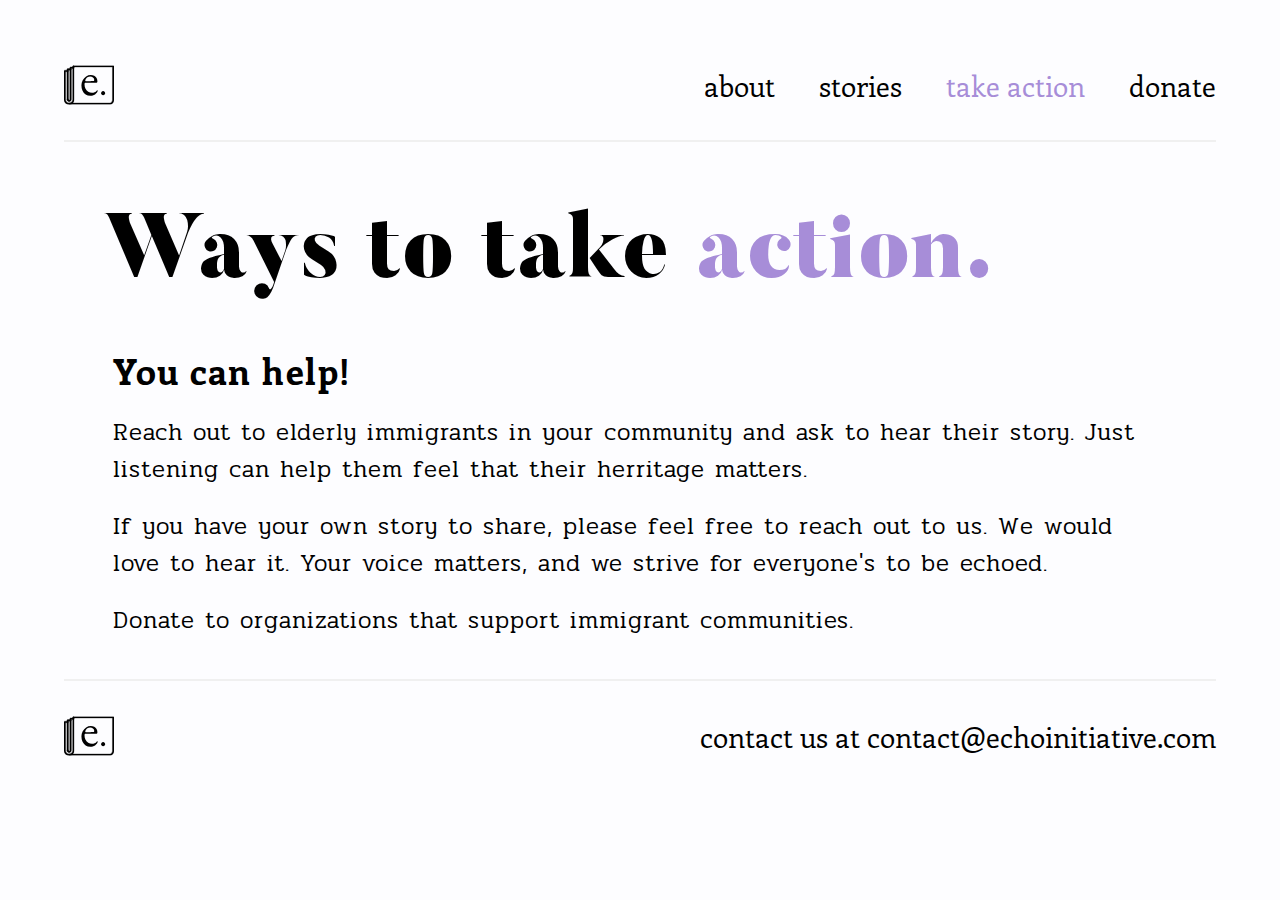
<file: action.html>
<html>
    <head>
        <link rel="stylesheet" href="globalstyle.css">
        <link rel="stylesheet" href="about.css">
        <link rel="stylesheet" href="Butler_Webfont/stylesheet.css">
        
        <link rel="preconnect" href="https://fonts.googleapis.com">
        <link rel="preconnect" href="https://fonts.gstatic.com" crossorigin>
        <link href="https://fonts.googleapis.com/css2?family=Enriqueta:wght@400;500;600;700&family=Pridi:wght@200;300;400;500;600;700&display=swap" rel="stylesheet">
        
    </head>
    <body>
        <div>
            <div class="top"><header>
            <a href="index.html" class="logolink">
                <!--
                <svg version="1.0" encoding="UTF-8" standalone="no" width="50px" height="50px" viewBox="0 0 1898 1637" version="1.1" xmlns="http://www.w3.org/2000/svg" xmlns:xlink="http://www.w3.org/1999/xlink" xml:space="preserve" xmlns:serif="http://www.serif.com/" style="fill-rule:evenodd;clip-rule:evenodd;stroke-linejoin:round;stroke-miterlimit:2;">
    <g class="logo" transform="matrix(1.0261,0,0,1.0261,3.55271e-14,-210.131)">
        <g transform="matrix(2.10024,0,0,2.25657,-488.86,-1547.34)">
            <text class="c3" x="353.367px" y="1507.57px" style="font-family:'Butler-Black', 'Butler';font-weight:900;font-size:1552.26px;fill-opacity:0.33;">c</text>
        </g>
        <g transform="matrix(2.10024,0,0,2.25657,-688.86,-1547.34)">
            <text class="c2" x="353.367px" y="1507.57px" style="font-family:'Butler-Black', 'Butler';font-weight:900;font-size:1552.26px;fill-opacity:0.67;">c</text>
        </g>
        <g transform="matrix(2.10024,0,0,2.25657,-888.86,-1547.34)">
            <text class="c1" x="353.367px" y="1507.57px" style="font-family:'Butler-Black', 'Butler';font-weight:900;font-size:1552.26px;">c</text>
        </g>
    </g>
</svg>-->
                <svg viewBox="23.307 24.201 155.094 121.48" version="1.0" encoding="UTF-8" standalone="no" width="50px" height="50px" xmlns="http://www.w3.org/2000/svg">
  <defs>
    <clipPath id="id2">
      <path d="M 337.835938 273.550781 L 479.464844 273.550781 L 479.464844 395.03125 L 337.835938 395.03125 Z M 337.835938 273.550781 " clip-rule="nonzero"/>
    </clipPath>
    <clipPath id="id3">
      <path d="M 324.371094 273.550781 L 356.347656 273.550781 L 356.347656 395.03125 L 324.371094 395.03125 Z M 324.371094 273.550781 " clip-rule="nonzero"/>
    </clipPath>
  </defs>
  <g class="logo" clip-path="url(#id2)" transform="matrix(1, 0, 0, 1, -301.064087, -249.350113)">
    <path class="logo" d="M 464.921875 395.03125 L 340.316406 395.03125 C 338.976562 395.03125 337.890625 393.949219 337.890625 392.613281 C 337.890625 391.277344 338.976562 390.191406 340.316406 390.191406 L 464.921875 390.191406 C 470.265625 390.191406 474.617188 385.851562 474.617188 380.515625 L 474.617188 278.390625 L 353.832031 278.390625 C 352.496094 278.390625 351.410156 277.304688 351.410156 275.96875 C 351.410156 274.632812 352.496094 273.546875 353.832031 273.546875 L 477.039062 273.546875 C 478.378906 273.546875 479.464844 274.632812 479.464844 275.96875 L 479.464844 380.515625 C 479.464844 388.519531 472.941406 395.03125 464.921875 395.03125 " fill-opacity="1" fill-rule="evenodd"/>
  </g>
  <g class="logo" clip-path="url(#id3)" transform="matrix(1, 0, 0, 1, -301.064087, -249.350113)">
    <path class="logo" d="M 340.316406 395.03125 C 331.523438 395.03125 324.371094 387.890625 324.371094 379.113281 L 324.371094 290.730469 C 324.371094 289.394531 325.457031 288.3125 326.796875 288.3125 L 335.882812 288.3125 C 337.21875 288.3125 338.308594 289.394531 338.308594 290.730469 C 338.308594 292.066406 337.21875 293.152344 335.882812 293.152344 L 329.21875 293.152344 L 329.21875 379.113281 C 329.21875 385.222656 334.195312 390.191406 340.316406 390.191406 C 346.433594 390.191406 351.410156 385.222656 351.410156 379.113281 L 351.410156 275.96875 C 351.410156 274.632812 352.496094 273.546875 353.832031 273.546875 C 355.171875 273.546875 356.257812 274.632812 356.257812 275.96875 L 356.257812 379.113281 C 356.257812 387.890625 349.105469 395.03125 340.316406 395.03125 " fill-opacity="1" fill-rule="evenodd" stroke-width="3"/>
  </g>
  <path class="logo" d="M 34.819 132.181 C 33.483 132.181 32.398 131.099 32.398 129.763 L 32.398 36.4 C 32.398 35.064 33.483 33.978 34.819 33.978 L 43.683 33.978 C 45.019 33.978 46.105 35.064 46.105 36.4 C 46.105 37.736 45.019 38.822 43.683 38.822 L 37.245 38.822 L 37.245 129.763 C 37.245 131.099 36.155 132.181 34.819 132.181" fill-opacity="1" fill-rule="evenodd"/>
  <path class="logo" d="M 39.253 136.607 C 35.472 136.607 32.398 133.537 32.398 129.763 C 32.398 128.427 33.483 127.341 34.819 127.341 C 36.155 127.341 37.245 128.427 37.245 129.763 C 37.245 130.869 38.144 131.767 39.253 131.767 C 40.358 131.767 41.261 130.869 41.261 129.763 L 41.261 31.423 C 41.261 30.087 42.343 29.002 43.683 29.002 L 52.769 29.002 C 54.108 29.002 55.194 30.087 55.194 31.423 C 55.194 32.759 54.108 33.841 52.769 33.841 L 46.105 33.841 L 46.105 129.763 C 46.105 133.537 43.03 136.607 39.253 136.607" fill-opacity="1" fill-rule="evenodd"/>
  <g class="logo" fill-opacity="1" transform="matrix(1.44596, 0, 0, 1.44596, -485.206726, -405.106079)" style="">
    <g transform="translate(385.919205, 360.571499)">
      <g>
        <path d="M 22.15625 1.5625 C 18.34375 1.5625 15.015625 0.625 12.171875 -1.25 C 9.328125 -3.125 7.109375 -5.773438 5.515625 -9.203125 C 3.921875 -12.640625 3.125 -16.609375 3.125 -21.109375 C 3.125 -25.128906 4.039062 -28.785156 5.875 -32.078125 C 7.707031 -35.378906 10.148438 -38.035156 13.203125 -40.046875 C 16.253906 -42.054688 19.582031 -43.0625 23.1875 -43.0625 C 25.96875 -43.0625 28.429688 -42.503906 30.578125 -41.390625 C 32.722656 -40.285156 34.398438 -38.742188 35.609375 -36.765625 C 36.828125 -34.785156 37.4375 -32.515625 37.4375 -29.953125 C 37.4375 -27.804688 36.394531 -26.734375 34.3125 -26.734375 L 12.375 -26.734375 C 11.40625 -26.734375 10.726562 -26.472656 10.34375 -25.953125 C 9.96875 -25.429688 9.78125 -24.40625 9.78125 -22.875 C 9.78125 -19.550781 10.503906 -16.519531 11.953125 -13.78125 C 13.410156 -11.039062 15.351562 -8.851562 17.78125 -7.21875 C 20.207031 -5.59375 22.878906 -4.78125 25.796875 -4.78125 C 27.867188 -4.78125 29.753906 -5.175781 31.453125 -5.96875 C 33.160156 -6.769531 34.671875 -7.9375 35.984375 -9.46875 C 36.265625 -9.8125 36.472656 -10.035156 36.609375 -10.140625 C 36.742188 -10.242188 36.914062 -10.296875 37.125 -10.296875 C 37.675781 -10.296875 37.953125 -9.945312 37.953125 -9.25 C 37.953125 -7.9375 37.332031 -6.484375 36.09375 -4.890625 C 35.050781 -3.566406 33.800781 -2.421875 32.34375 -1.453125 C 30.882812 -0.484375 29.285156 0.257812 27.546875 0.78125 C 25.816406 1.300781 24.019531 1.5625 22.15625 1.5625 Z M 12.578125 -29.953125 L 22.046875 -29.953125 C 23.710938 -29.953125 25.132812 -29.984375 26.3125 -30.046875 C 27.488281 -30.117188 28.632812 -30.257812 29.75 -30.46875 C 30.09375 -30.539062 30.316406 -30.765625 30.421875 -31.140625 C 30.523438 -31.523438 30.578125 -32.066406 30.578125 -32.765625 C 30.578125 -34.773438 29.691406 -36.488281 27.921875 -37.90625 C 26.148438 -39.332031 24.050781 -40.046875 21.625 -40.046875 C 20.03125 -40.046875 18.4375 -39.578125 16.84375 -38.640625 C 15.25 -37.703125 13.929688 -36.539062 12.890625 -35.15625 C 11.859375 -33.769531 11.34375 -32.378906 11.34375 -30.984375 C 11.34375 -30.296875 11.753906 -29.953125 12.578125 -29.953125 Z M 12.578125 -29.953125 " stroke-width="0px"/>
      </g>
    </g>
  </g>
  <g fill-opacity="1" transform="matrix(1.44596, 0, 0, 1.44596, -485.206726, -405.106079)" class="logo">
    <g transform="translate(426.40589, 359.733165)">
      <g>
        <path d="M 9.203125 1.125 C 8.023438 1.125 6.992188 0.6875 6.109375 -0.1875 C 5.234375 -1.070312 4.796875 -2.101562 4.796875 -3.28125 C 4.796875 -4.507812 5.234375 -5.550781 6.109375 -6.40625 C 6.992188 -7.257812 8.023438 -7.6875 9.203125 -7.6875 C 10.429688 -7.6875 11.46875 -7.257812 12.3125 -6.40625 C 13.164062 -5.550781 13.59375 -4.507812 13.59375 -3.28125 C 13.59375 -2.101562 13.164062 -1.070312 12.3125 -0.1875 C 11.46875 0.6875 10.429688 1.125 9.203125 1.125 Z M 9.203125 1.125 " stroke-width="0px"/>
      </g>
    </g>
  </g>
</svg>
            </a>
            <div>
                <a class="link" href="about.html">about</a>
                <a class="link" href="story.html">stories</a>
                <a class="link-active" href="action.html">take action</a>
                <a class="link" href="donate.html">donate</a>
            </div>
                </header></div>
        <main>
            <h1 class="storytitle">Ways to take <b>action.</b></h1>
            <div class="info">
                <h2 class="subtitle" style="margin-bottom: 20px;">You can help!</h2>
                <p>Reach out to elderly immigrants in your community and ask to hear their story. Just listening can help them feel that their herritage matters.</p><p>If you have your own story to share, please feel free to reach out to us. We would love to hear it. Your voice matters, and we strive for everyone's to be echoed.</p><p>Donate to organizations that support immigrant communities.</p>
            </div>
        </main></div>
        <footer>
            <!--
            <div style="display: flex; align-items: baseline;">
                <h1 class="logo-h1">e</h1>
                
                    <svg version="1.0" encoding="UTF-8" standalone="no" width="92" height="90" viewBox="0 0 1898 1637" version="1.1" xmlns="http://www.w3.org/2000/svg" xmlns:xlink="http://www.w3.org/1999/xlink" xml:space="preserve" xmlns:serif="http://www.serif.com/" style="fill-rule:evenodd;clip-rule:evenodd;stroke-linejoin:round;stroke-miterlimit:2;">
    <g class="logo" transform="matrix(1.0261,0,0,1.0261,3.55271e-14,-210.131)">
        <g transform="matrix(2.10024,0,0,2.25657,-488.86,-1547.34)">
            <text class="c3" x="353.367px" y="1507.57px" style="font-family:'Butler-Black', 'Butler';font-weight:900;font-size:1552.26px;fill-opacity:0.33;">c</text>
        </g>
        <g transform="matrix(2.10024,0,0,2.25657,-688.86,-1547.34)">
            <text class="c2" x="353.367px" y="1507.57px" style="font-family:'Butler-Black', 'Butler';font-weight:900;font-size:1552.26px;fill-opacity:0.67;">c</text>
        </g>
        <g transform="matrix(2.10024,0,0,2.25657,-888.86,-1547.34)">
            <text class="c1" x="353.367px" y="1507.57px" style="font-family:'Butler-Black', 'Butler';font-weight:900;font-size:1552.26px;">c</text>
        </g>
    </g>
</svg>
                <h1 class="logo-h1">ho</h1>
                
            </div>
         <h1>initiative</h1>
            -->
            <svg viewBox="23.307 24.201 155.094 121.48" version="1.0" encoding="UTF-8" standalone="no" width="50px" height="50px" xmlns="http://www.w3.org/2000/svg">
  <defs>
    <clipPath id="id2">
      <path d="M 337.835938 273.550781 L 479.464844 273.550781 L 479.464844 395.03125 L 337.835938 395.03125 Z M 337.835938 273.550781 " clip-rule="nonzero"/>
    </clipPath>
    <clipPath id="id3">
      <path d="M 324.371094 273.550781 L 356.347656 273.550781 L 356.347656 395.03125 L 324.371094 395.03125 Z M 324.371094 273.550781 " clip-rule="nonzero"/>
    </clipPath>
  </defs>
  <g class="logo" clip-path="url(#id2)" transform="matrix(1, 0, 0, 1, -301.064087, -249.350113)">
    <path class="logo" d="M 464.921875 395.03125 L 340.316406 395.03125 C 338.976562 395.03125 337.890625 393.949219 337.890625 392.613281 C 337.890625 391.277344 338.976562 390.191406 340.316406 390.191406 L 464.921875 390.191406 C 470.265625 390.191406 474.617188 385.851562 474.617188 380.515625 L 474.617188 278.390625 L 353.832031 278.390625 C 352.496094 278.390625 351.410156 277.304688 351.410156 275.96875 C 351.410156 274.632812 352.496094 273.546875 353.832031 273.546875 L 477.039062 273.546875 C 478.378906 273.546875 479.464844 274.632812 479.464844 275.96875 L 479.464844 380.515625 C 479.464844 388.519531 472.941406 395.03125 464.921875 395.03125 " fill-opacity="1" fill-rule="evenodd"/>
  </g>
  <g class="logo" clip-path="url(#id3)" transform="matrix(1, 0, 0, 1, -301.064087, -249.350113)">
    <path class="logo" d="M 340.316406 395.03125 C 331.523438 395.03125 324.371094 387.890625 324.371094 379.113281 L 324.371094 290.730469 C 324.371094 289.394531 325.457031 288.3125 326.796875 288.3125 L 335.882812 288.3125 C 337.21875 288.3125 338.308594 289.394531 338.308594 290.730469 C 338.308594 292.066406 337.21875 293.152344 335.882812 293.152344 L 329.21875 293.152344 L 329.21875 379.113281 C 329.21875 385.222656 334.195312 390.191406 340.316406 390.191406 C 346.433594 390.191406 351.410156 385.222656 351.410156 379.113281 L 351.410156 275.96875 C 351.410156 274.632812 352.496094 273.546875 353.832031 273.546875 C 355.171875 273.546875 356.257812 274.632812 356.257812 275.96875 L 356.257812 379.113281 C 356.257812 387.890625 349.105469 395.03125 340.316406 395.03125 " fill-opacity="1" fill-rule="evenodd" stroke-width="3"/>
  </g>
  <path class="logo" d="M 34.819 132.181 C 33.483 132.181 32.398 131.099 32.398 129.763 L 32.398 36.4 C 32.398 35.064 33.483 33.978 34.819 33.978 L 43.683 33.978 C 45.019 33.978 46.105 35.064 46.105 36.4 C 46.105 37.736 45.019 38.822 43.683 38.822 L 37.245 38.822 L 37.245 129.763 C 37.245 131.099 36.155 132.181 34.819 132.181" fill-opacity="1" fill-rule="evenodd"/>
  <path class="logo" d="M 39.253 136.607 C 35.472 136.607 32.398 133.537 32.398 129.763 C 32.398 128.427 33.483 127.341 34.819 127.341 C 36.155 127.341 37.245 128.427 37.245 129.763 C 37.245 130.869 38.144 131.767 39.253 131.767 C 40.358 131.767 41.261 130.869 41.261 129.763 L 41.261 31.423 C 41.261 30.087 42.343 29.002 43.683 29.002 L 52.769 29.002 C 54.108 29.002 55.194 30.087 55.194 31.423 C 55.194 32.759 54.108 33.841 52.769 33.841 L 46.105 33.841 L 46.105 129.763 C 46.105 133.537 43.03 136.607 39.253 136.607" fill-opacity="1" fill-rule="evenodd"/>
  <g class="logo" fill-opacity="1" transform="matrix(1.44596, 0, 0, 1.44596, -485.206726, -405.106079)" style="">
    <g transform="translate(385.919205, 360.571499)">
      <g>
        <path d="M 22.15625 1.5625 C 18.34375 1.5625 15.015625 0.625 12.171875 -1.25 C 9.328125 -3.125 7.109375 -5.773438 5.515625 -9.203125 C 3.921875 -12.640625 3.125 -16.609375 3.125 -21.109375 C 3.125 -25.128906 4.039062 -28.785156 5.875 -32.078125 C 7.707031 -35.378906 10.148438 -38.035156 13.203125 -40.046875 C 16.253906 -42.054688 19.582031 -43.0625 23.1875 -43.0625 C 25.96875 -43.0625 28.429688 -42.503906 30.578125 -41.390625 C 32.722656 -40.285156 34.398438 -38.742188 35.609375 -36.765625 C 36.828125 -34.785156 37.4375 -32.515625 37.4375 -29.953125 C 37.4375 -27.804688 36.394531 -26.734375 34.3125 -26.734375 L 12.375 -26.734375 C 11.40625 -26.734375 10.726562 -26.472656 10.34375 -25.953125 C 9.96875 -25.429688 9.78125 -24.40625 9.78125 -22.875 C 9.78125 -19.550781 10.503906 -16.519531 11.953125 -13.78125 C 13.410156 -11.039062 15.351562 -8.851562 17.78125 -7.21875 C 20.207031 -5.59375 22.878906 -4.78125 25.796875 -4.78125 C 27.867188 -4.78125 29.753906 -5.175781 31.453125 -5.96875 C 33.160156 -6.769531 34.671875 -7.9375 35.984375 -9.46875 C 36.265625 -9.8125 36.472656 -10.035156 36.609375 -10.140625 C 36.742188 -10.242188 36.914062 -10.296875 37.125 -10.296875 C 37.675781 -10.296875 37.953125 -9.945312 37.953125 -9.25 C 37.953125 -7.9375 37.332031 -6.484375 36.09375 -4.890625 C 35.050781 -3.566406 33.800781 -2.421875 32.34375 -1.453125 C 30.882812 -0.484375 29.285156 0.257812 27.546875 0.78125 C 25.816406 1.300781 24.019531 1.5625 22.15625 1.5625 Z M 12.578125 -29.953125 L 22.046875 -29.953125 C 23.710938 -29.953125 25.132812 -29.984375 26.3125 -30.046875 C 27.488281 -30.117188 28.632812 -30.257812 29.75 -30.46875 C 30.09375 -30.539062 30.316406 -30.765625 30.421875 -31.140625 C 30.523438 -31.523438 30.578125 -32.066406 30.578125 -32.765625 C 30.578125 -34.773438 29.691406 -36.488281 27.921875 -37.90625 C 26.148438 -39.332031 24.050781 -40.046875 21.625 -40.046875 C 20.03125 -40.046875 18.4375 -39.578125 16.84375 -38.640625 C 15.25 -37.703125 13.929688 -36.539062 12.890625 -35.15625 C 11.859375 -33.769531 11.34375 -32.378906 11.34375 -30.984375 C 11.34375 -30.296875 11.753906 -29.953125 12.578125 -29.953125 Z M 12.578125 -29.953125 " stroke-width="0px"/>
      </g>
    </g>
  </g>
  <g fill-opacity="1" transform="matrix(1.44596, 0, 0, 1.44596, -485.206726, -405.106079)" class="logo">
    <g transform="translate(426.40589, 359.733165)">
      <g>
        <path d="M 9.203125 1.125 C 8.023438 1.125 6.992188 0.6875 6.109375 -0.1875 C 5.234375 -1.070312 4.796875 -2.101562 4.796875 -3.28125 C 4.796875 -4.507812 5.234375 -5.550781 6.109375 -6.40625 C 6.992188 -7.257812 8.023438 -7.6875 9.203125 -7.6875 C 10.429688 -7.6875 11.46875 -7.257812 12.3125 -6.40625 C 13.164062 -5.550781 13.59375 -4.507812 13.59375 -3.28125 C 13.59375 -2.101562 13.164062 -1.070312 12.3125 -0.1875 C 11.46875 0.6875 10.429688 1.125 9.203125 1.125 Z M 9.203125 1.125 " stroke-width="0px"/>
      </g>
    </g>
  </g>
</svg>
            <a class="link" href="mailto:contact@echoinitiative.com">contact us at contact@echoinitiative.com</a>
        </footer>
    </body>
</html>
</file>
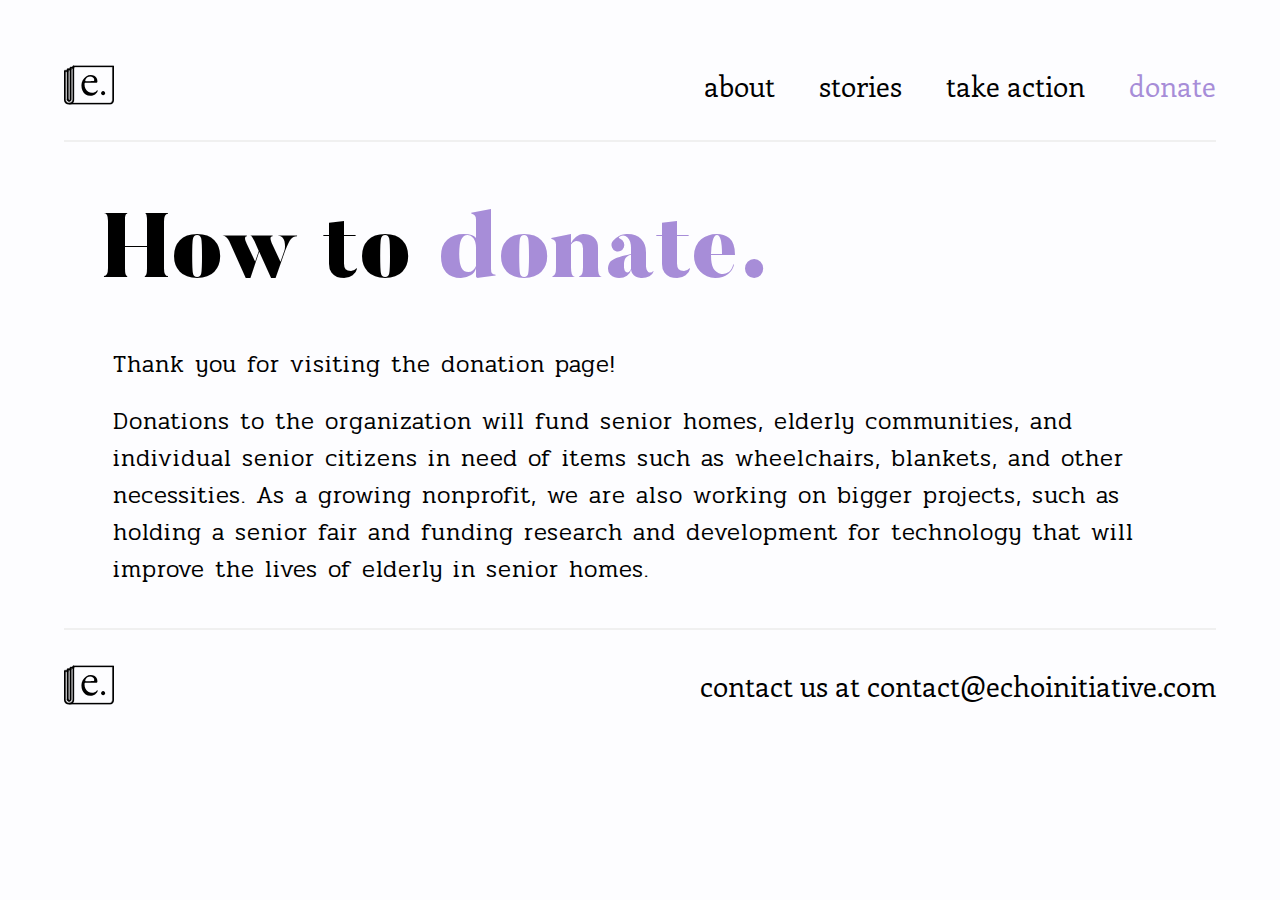
<file: donate.html>
<html>
    <head>
        <link rel="stylesheet" href="globalstyle.css">
        <link rel="stylesheet" href="about.css">
        <link rel="stylesheet" href="Butler_Webfont/stylesheet.css">
        
        <link rel="preconnect" href="https://fonts.googleapis.com">
        <link rel="preconnect" href="https://fonts.gstatic.com" crossorigin>
        <link href="https://fonts.googleapis.com/css2?family=Enriqueta:wght@400;500;600;700&family=Pridi:wght@200;300;400;500;600;700&display=swap" rel="stylesheet">
        
    </head>
    <body>
        
        <div><header>
            <a href="index.html" class="logolink">
                <!--
                <svg version="1.0" encoding="UTF-8" standalone="no" width="50px" height="50px" viewBox="0 0 1898 1637" version="1.1" xmlns="http://www.w3.org/2000/svg" xmlns:xlink="http://www.w3.org/1999/xlink" xml:space="preserve" xmlns:serif="http://www.serif.com/" style="fill-rule:evenodd;clip-rule:evenodd;stroke-linejoin:round;stroke-miterlimit:2;">
    <g class="logo" transform="matrix(1.0261,0,0,1.0261,3.55271e-14,-210.131)">
        <g transform="matrix(2.10024,0,0,2.25657,-488.86,-1547.34)">
            <text class="c3" x="353.367px" y="1507.57px" style="font-family:'Butler-Black', 'Butler';font-weight:900;font-size:1552.26px;fill-opacity:0.33;">c</text>
        </g>
        <g transform="matrix(2.10024,0,0,2.25657,-688.86,-1547.34)">
            <text class="c2" x="353.367px" y="1507.57px" style="font-family:'Butler-Black', 'Butler';font-weight:900;font-size:1552.26px;fill-opacity:0.67;">c</text>
        </g>
        <g transform="matrix(2.10024,0,0,2.25657,-888.86,-1547.34)">
            <text class="c1" x="353.367px" y="1507.57px" style="font-family:'Butler-Black', 'Butler';font-weight:900;font-size:1552.26px;">c</text>
        </g>
    </g>
</svg>-->
                <svg viewBox="23.307 24.201 155.094 121.48" version="1.0" encoding="UTF-8" standalone="no" width="50px" height="50px" xmlns="http://www.w3.org/2000/svg">
  <defs>
    <clipPath id="id2">
      <path d="M 337.835938 273.550781 L 479.464844 273.550781 L 479.464844 395.03125 L 337.835938 395.03125 Z M 337.835938 273.550781 " clip-rule="nonzero"/>
    </clipPath>
    <clipPath id="id3">
      <path d="M 324.371094 273.550781 L 356.347656 273.550781 L 356.347656 395.03125 L 324.371094 395.03125 Z M 324.371094 273.550781 " clip-rule="nonzero"/>
    </clipPath>
  </defs>
  <g class="logo" clip-path="url(#id2)" transform="matrix(1, 0, 0, 1, -301.064087, -249.350113)">
    <path class="logo" d="M 464.921875 395.03125 L 340.316406 395.03125 C 338.976562 395.03125 337.890625 393.949219 337.890625 392.613281 C 337.890625 391.277344 338.976562 390.191406 340.316406 390.191406 L 464.921875 390.191406 C 470.265625 390.191406 474.617188 385.851562 474.617188 380.515625 L 474.617188 278.390625 L 353.832031 278.390625 C 352.496094 278.390625 351.410156 277.304688 351.410156 275.96875 C 351.410156 274.632812 352.496094 273.546875 353.832031 273.546875 L 477.039062 273.546875 C 478.378906 273.546875 479.464844 274.632812 479.464844 275.96875 L 479.464844 380.515625 C 479.464844 388.519531 472.941406 395.03125 464.921875 395.03125 " fill-opacity="1" fill-rule="evenodd"/>
  </g>
  <g class="logo" clip-path="url(#id3)" transform="matrix(1, 0, 0, 1, -301.064087, -249.350113)">
    <path class="logo" d="M 340.316406 395.03125 C 331.523438 395.03125 324.371094 387.890625 324.371094 379.113281 L 324.371094 290.730469 C 324.371094 289.394531 325.457031 288.3125 326.796875 288.3125 L 335.882812 288.3125 C 337.21875 288.3125 338.308594 289.394531 338.308594 290.730469 C 338.308594 292.066406 337.21875 293.152344 335.882812 293.152344 L 329.21875 293.152344 L 329.21875 379.113281 C 329.21875 385.222656 334.195312 390.191406 340.316406 390.191406 C 346.433594 390.191406 351.410156 385.222656 351.410156 379.113281 L 351.410156 275.96875 C 351.410156 274.632812 352.496094 273.546875 353.832031 273.546875 C 355.171875 273.546875 356.257812 274.632812 356.257812 275.96875 L 356.257812 379.113281 C 356.257812 387.890625 349.105469 395.03125 340.316406 395.03125 " fill-opacity="1" fill-rule="evenodd" stroke-width="3"/>
  </g>
  <path class="logo" d="M 34.819 132.181 C 33.483 132.181 32.398 131.099 32.398 129.763 L 32.398 36.4 C 32.398 35.064 33.483 33.978 34.819 33.978 L 43.683 33.978 C 45.019 33.978 46.105 35.064 46.105 36.4 C 46.105 37.736 45.019 38.822 43.683 38.822 L 37.245 38.822 L 37.245 129.763 C 37.245 131.099 36.155 132.181 34.819 132.181" fill-opacity="1" fill-rule="evenodd"/>
  <path class="logo" d="M 39.253 136.607 C 35.472 136.607 32.398 133.537 32.398 129.763 C 32.398 128.427 33.483 127.341 34.819 127.341 C 36.155 127.341 37.245 128.427 37.245 129.763 C 37.245 130.869 38.144 131.767 39.253 131.767 C 40.358 131.767 41.261 130.869 41.261 129.763 L 41.261 31.423 C 41.261 30.087 42.343 29.002 43.683 29.002 L 52.769 29.002 C 54.108 29.002 55.194 30.087 55.194 31.423 C 55.194 32.759 54.108 33.841 52.769 33.841 L 46.105 33.841 L 46.105 129.763 C 46.105 133.537 43.03 136.607 39.253 136.607" fill-opacity="1" fill-rule="evenodd"/>
  <g class="logo" fill-opacity="1" transform="matrix(1.44596, 0, 0, 1.44596, -485.206726, -405.106079)" style="">
    <g transform="translate(385.919205, 360.571499)">
      <g>
        <path d="M 22.15625 1.5625 C 18.34375 1.5625 15.015625 0.625 12.171875 -1.25 C 9.328125 -3.125 7.109375 -5.773438 5.515625 -9.203125 C 3.921875 -12.640625 3.125 -16.609375 3.125 -21.109375 C 3.125 -25.128906 4.039062 -28.785156 5.875 -32.078125 C 7.707031 -35.378906 10.148438 -38.035156 13.203125 -40.046875 C 16.253906 -42.054688 19.582031 -43.0625 23.1875 -43.0625 C 25.96875 -43.0625 28.429688 -42.503906 30.578125 -41.390625 C 32.722656 -40.285156 34.398438 -38.742188 35.609375 -36.765625 C 36.828125 -34.785156 37.4375 -32.515625 37.4375 -29.953125 C 37.4375 -27.804688 36.394531 -26.734375 34.3125 -26.734375 L 12.375 -26.734375 C 11.40625 -26.734375 10.726562 -26.472656 10.34375 -25.953125 C 9.96875 -25.429688 9.78125 -24.40625 9.78125 -22.875 C 9.78125 -19.550781 10.503906 -16.519531 11.953125 -13.78125 C 13.410156 -11.039062 15.351562 -8.851562 17.78125 -7.21875 C 20.207031 -5.59375 22.878906 -4.78125 25.796875 -4.78125 C 27.867188 -4.78125 29.753906 -5.175781 31.453125 -5.96875 C 33.160156 -6.769531 34.671875 -7.9375 35.984375 -9.46875 C 36.265625 -9.8125 36.472656 -10.035156 36.609375 -10.140625 C 36.742188 -10.242188 36.914062 -10.296875 37.125 -10.296875 C 37.675781 -10.296875 37.953125 -9.945312 37.953125 -9.25 C 37.953125 -7.9375 37.332031 -6.484375 36.09375 -4.890625 C 35.050781 -3.566406 33.800781 -2.421875 32.34375 -1.453125 C 30.882812 -0.484375 29.285156 0.257812 27.546875 0.78125 C 25.816406 1.300781 24.019531 1.5625 22.15625 1.5625 Z M 12.578125 -29.953125 L 22.046875 -29.953125 C 23.710938 -29.953125 25.132812 -29.984375 26.3125 -30.046875 C 27.488281 -30.117188 28.632812 -30.257812 29.75 -30.46875 C 30.09375 -30.539062 30.316406 -30.765625 30.421875 -31.140625 C 30.523438 -31.523438 30.578125 -32.066406 30.578125 -32.765625 C 30.578125 -34.773438 29.691406 -36.488281 27.921875 -37.90625 C 26.148438 -39.332031 24.050781 -40.046875 21.625 -40.046875 C 20.03125 -40.046875 18.4375 -39.578125 16.84375 -38.640625 C 15.25 -37.703125 13.929688 -36.539062 12.890625 -35.15625 C 11.859375 -33.769531 11.34375 -32.378906 11.34375 -30.984375 C 11.34375 -30.296875 11.753906 -29.953125 12.578125 -29.953125 Z M 12.578125 -29.953125 " stroke-width="0px"/>
      </g>
    </g>
  </g>
  <g fill-opacity="1" transform="matrix(1.44596, 0, 0, 1.44596, -485.206726, -405.106079)" class="logo">
    <g transform="translate(426.40589, 359.733165)">
      <g>
        <path d="M 9.203125 1.125 C 8.023438 1.125 6.992188 0.6875 6.109375 -0.1875 C 5.234375 -1.070312 4.796875 -2.101562 4.796875 -3.28125 C 4.796875 -4.507812 5.234375 -5.550781 6.109375 -6.40625 C 6.992188 -7.257812 8.023438 -7.6875 9.203125 -7.6875 C 10.429688 -7.6875 11.46875 -7.257812 12.3125 -6.40625 C 13.164062 -5.550781 13.59375 -4.507812 13.59375 -3.28125 C 13.59375 -2.101562 13.164062 -1.070312 12.3125 -0.1875 C 11.46875 0.6875 10.429688 1.125 9.203125 1.125 Z M 9.203125 1.125 " stroke-width="0px"/>
      </g>
    </g>
  </g>
</svg>
            </a>
            <div>
                <a class="link" href="about.html">about</a>
                <a class="link" href="story.html">stories</a>
                <a class="link" href="action.html">take action</a>
                <a class="link-active" href="donate.html">donate</a>
            </div>
        </header>
        <main>
            <h1 class="storytitle">How to <b>donate.</b></h1>
            <div class="info">
                <p>Thank you for visiting the donation page!</p>
                <p>Donations to the organization will fund senior homes, elderly communities, and individual senior citizens in need of items such as wheelchairs, blankets, and other necessities. As a growing nonprofit, we are also working on bigger projects, such as holding a senior fair and funding research and development for technology that will improve the lives of elderly in senior homes.</p>
            </div>
        </main></div>
        <footer>
            <!--
            <div style="display: flex; align-items: baseline;">
                <h1 class="logo-h1">e</h1>
                
                    <svg version="1.0" encoding="UTF-8" standalone="no" width="92" height="90" viewBox="0 0 1898 1637" version="1.1" xmlns="http://www.w3.org/2000/svg" xmlns:xlink="http://www.w3.org/1999/xlink" xml:space="preserve" xmlns:serif="http://www.serif.com/" style="fill-rule:evenodd;clip-rule:evenodd;stroke-linejoin:round;stroke-miterlimit:2;">
    <g class="logo" transform="matrix(1.0261,0,0,1.0261,3.55271e-14,-210.131)">
        <g transform="matrix(2.10024,0,0,2.25657,-488.86,-1547.34)">
            <text class="c3" x="353.367px" y="1507.57px" style="font-family:'Butler-Black', 'Butler';font-weight:900;font-size:1552.26px;fill-opacity:0.33;">c</text>
        </g>
        <g transform="matrix(2.10024,0,0,2.25657,-688.86,-1547.34)">
            <text class="c2" x="353.367px" y="1507.57px" style="font-family:'Butler-Black', 'Butler';font-weight:900;font-size:1552.26px;fill-opacity:0.67;">c</text>
        </g>
        <g transform="matrix(2.10024,0,0,2.25657,-888.86,-1547.34)">
            <text class="c1" x="353.367px" y="1507.57px" style="font-family:'Butler-Black', 'Butler';font-weight:900;font-size:1552.26px;">c</text>
        </g>
    </g>
</svg>
                <h1 class="logo-h1">ho</h1>
                
            </div>
         <h1>initiative</h1>
            -->
            <svg viewBox="23.307 24.201 155.094 121.48" version="1.0" encoding="UTF-8" standalone="no" width="50px" height="50px" xmlns="http://www.w3.org/2000/svg">
  <defs>
    <clipPath id="id2">
      <path d="M 337.835938 273.550781 L 479.464844 273.550781 L 479.464844 395.03125 L 337.835938 395.03125 Z M 337.835938 273.550781 " clip-rule="nonzero"/>
    </clipPath>
    <clipPath id="id3">
      <path d="M 324.371094 273.550781 L 356.347656 273.550781 L 356.347656 395.03125 L 324.371094 395.03125 Z M 324.371094 273.550781 " clip-rule="nonzero"/>
    </clipPath>
  </defs>
  <g class="logo" clip-path="url(#id2)" transform="matrix(1, 0, 0, 1, -301.064087, -249.350113)">
    <path class="logo" d="M 464.921875 395.03125 L 340.316406 395.03125 C 338.976562 395.03125 337.890625 393.949219 337.890625 392.613281 C 337.890625 391.277344 338.976562 390.191406 340.316406 390.191406 L 464.921875 390.191406 C 470.265625 390.191406 474.617188 385.851562 474.617188 380.515625 L 474.617188 278.390625 L 353.832031 278.390625 C 352.496094 278.390625 351.410156 277.304688 351.410156 275.96875 C 351.410156 274.632812 352.496094 273.546875 353.832031 273.546875 L 477.039062 273.546875 C 478.378906 273.546875 479.464844 274.632812 479.464844 275.96875 L 479.464844 380.515625 C 479.464844 388.519531 472.941406 395.03125 464.921875 395.03125 " fill-opacity="1" fill-rule="evenodd"/>
  </g>
  <g class="logo" clip-path="url(#id3)" transform="matrix(1, 0, 0, 1, -301.064087, -249.350113)">
    <path class="logo" d="M 340.316406 395.03125 C 331.523438 395.03125 324.371094 387.890625 324.371094 379.113281 L 324.371094 290.730469 C 324.371094 289.394531 325.457031 288.3125 326.796875 288.3125 L 335.882812 288.3125 C 337.21875 288.3125 338.308594 289.394531 338.308594 290.730469 C 338.308594 292.066406 337.21875 293.152344 335.882812 293.152344 L 329.21875 293.152344 L 329.21875 379.113281 C 329.21875 385.222656 334.195312 390.191406 340.316406 390.191406 C 346.433594 390.191406 351.410156 385.222656 351.410156 379.113281 L 351.410156 275.96875 C 351.410156 274.632812 352.496094 273.546875 353.832031 273.546875 C 355.171875 273.546875 356.257812 274.632812 356.257812 275.96875 L 356.257812 379.113281 C 356.257812 387.890625 349.105469 395.03125 340.316406 395.03125 " fill-opacity="1" fill-rule="evenodd" stroke-width="3"/>
  </g>
  <path class="logo" d="M 34.819 132.181 C 33.483 132.181 32.398 131.099 32.398 129.763 L 32.398 36.4 C 32.398 35.064 33.483 33.978 34.819 33.978 L 43.683 33.978 C 45.019 33.978 46.105 35.064 46.105 36.4 C 46.105 37.736 45.019 38.822 43.683 38.822 L 37.245 38.822 L 37.245 129.763 C 37.245 131.099 36.155 132.181 34.819 132.181" fill-opacity="1" fill-rule="evenodd"/>
  <path class="logo" d="M 39.253 136.607 C 35.472 136.607 32.398 133.537 32.398 129.763 C 32.398 128.427 33.483 127.341 34.819 127.341 C 36.155 127.341 37.245 128.427 37.245 129.763 C 37.245 130.869 38.144 131.767 39.253 131.767 C 40.358 131.767 41.261 130.869 41.261 129.763 L 41.261 31.423 C 41.261 30.087 42.343 29.002 43.683 29.002 L 52.769 29.002 C 54.108 29.002 55.194 30.087 55.194 31.423 C 55.194 32.759 54.108 33.841 52.769 33.841 L 46.105 33.841 L 46.105 129.763 C 46.105 133.537 43.03 136.607 39.253 136.607" fill-opacity="1" fill-rule="evenodd"/>
  <g class="logo" fill-opacity="1" transform="matrix(1.44596, 0, 0, 1.44596, -485.206726, -405.106079)" style="">
    <g transform="translate(385.919205, 360.571499)">
      <g>
        <path d="M 22.15625 1.5625 C 18.34375 1.5625 15.015625 0.625 12.171875 -1.25 C 9.328125 -3.125 7.109375 -5.773438 5.515625 -9.203125 C 3.921875 -12.640625 3.125 -16.609375 3.125 -21.109375 C 3.125 -25.128906 4.039062 -28.785156 5.875 -32.078125 C 7.707031 -35.378906 10.148438 -38.035156 13.203125 -40.046875 C 16.253906 -42.054688 19.582031 -43.0625 23.1875 -43.0625 C 25.96875 -43.0625 28.429688 -42.503906 30.578125 -41.390625 C 32.722656 -40.285156 34.398438 -38.742188 35.609375 -36.765625 C 36.828125 -34.785156 37.4375 -32.515625 37.4375 -29.953125 C 37.4375 -27.804688 36.394531 -26.734375 34.3125 -26.734375 L 12.375 -26.734375 C 11.40625 -26.734375 10.726562 -26.472656 10.34375 -25.953125 C 9.96875 -25.429688 9.78125 -24.40625 9.78125 -22.875 C 9.78125 -19.550781 10.503906 -16.519531 11.953125 -13.78125 C 13.410156 -11.039062 15.351562 -8.851562 17.78125 -7.21875 C 20.207031 -5.59375 22.878906 -4.78125 25.796875 -4.78125 C 27.867188 -4.78125 29.753906 -5.175781 31.453125 -5.96875 C 33.160156 -6.769531 34.671875 -7.9375 35.984375 -9.46875 C 36.265625 -9.8125 36.472656 -10.035156 36.609375 -10.140625 C 36.742188 -10.242188 36.914062 -10.296875 37.125 -10.296875 C 37.675781 -10.296875 37.953125 -9.945312 37.953125 -9.25 C 37.953125 -7.9375 37.332031 -6.484375 36.09375 -4.890625 C 35.050781 -3.566406 33.800781 -2.421875 32.34375 -1.453125 C 30.882812 -0.484375 29.285156 0.257812 27.546875 0.78125 C 25.816406 1.300781 24.019531 1.5625 22.15625 1.5625 Z M 12.578125 -29.953125 L 22.046875 -29.953125 C 23.710938 -29.953125 25.132812 -29.984375 26.3125 -30.046875 C 27.488281 -30.117188 28.632812 -30.257812 29.75 -30.46875 C 30.09375 -30.539062 30.316406 -30.765625 30.421875 -31.140625 C 30.523438 -31.523438 30.578125 -32.066406 30.578125 -32.765625 C 30.578125 -34.773438 29.691406 -36.488281 27.921875 -37.90625 C 26.148438 -39.332031 24.050781 -40.046875 21.625 -40.046875 C 20.03125 -40.046875 18.4375 -39.578125 16.84375 -38.640625 C 15.25 -37.703125 13.929688 -36.539062 12.890625 -35.15625 C 11.859375 -33.769531 11.34375 -32.378906 11.34375 -30.984375 C 11.34375 -30.296875 11.753906 -29.953125 12.578125 -29.953125 Z M 12.578125 -29.953125 " stroke-width="0px"/>
      </g>
    </g>
  </g>
  <g fill-opacity="1" transform="matrix(1.44596, 0, 0, 1.44596, -485.206726, -405.106079)" class="logo">
    <g transform="translate(426.40589, 359.733165)">
      <g>
        <path d="M 9.203125 1.125 C 8.023438 1.125 6.992188 0.6875 6.109375 -0.1875 C 5.234375 -1.070312 4.796875 -2.101562 4.796875 -3.28125 C 4.796875 -4.507812 5.234375 -5.550781 6.109375 -6.40625 C 6.992188 -7.257812 8.023438 -7.6875 9.203125 -7.6875 C 10.429688 -7.6875 11.46875 -7.257812 12.3125 -6.40625 C 13.164062 -5.550781 13.59375 -4.507812 13.59375 -3.28125 C 13.59375 -2.101562 13.164062 -1.070312 12.3125 -0.1875 C 11.46875 0.6875 10.429688 1.125 9.203125 1.125 Z M 9.203125 1.125 " stroke-width="0px"/>
      </g>
    </g>
  </g>
</svg>
            <a class="link" href="mailto:contact@echoinitiative.com">contact us at contact@echoinitiative.com</a>
        </footer>
    </body>
</html>
</file>
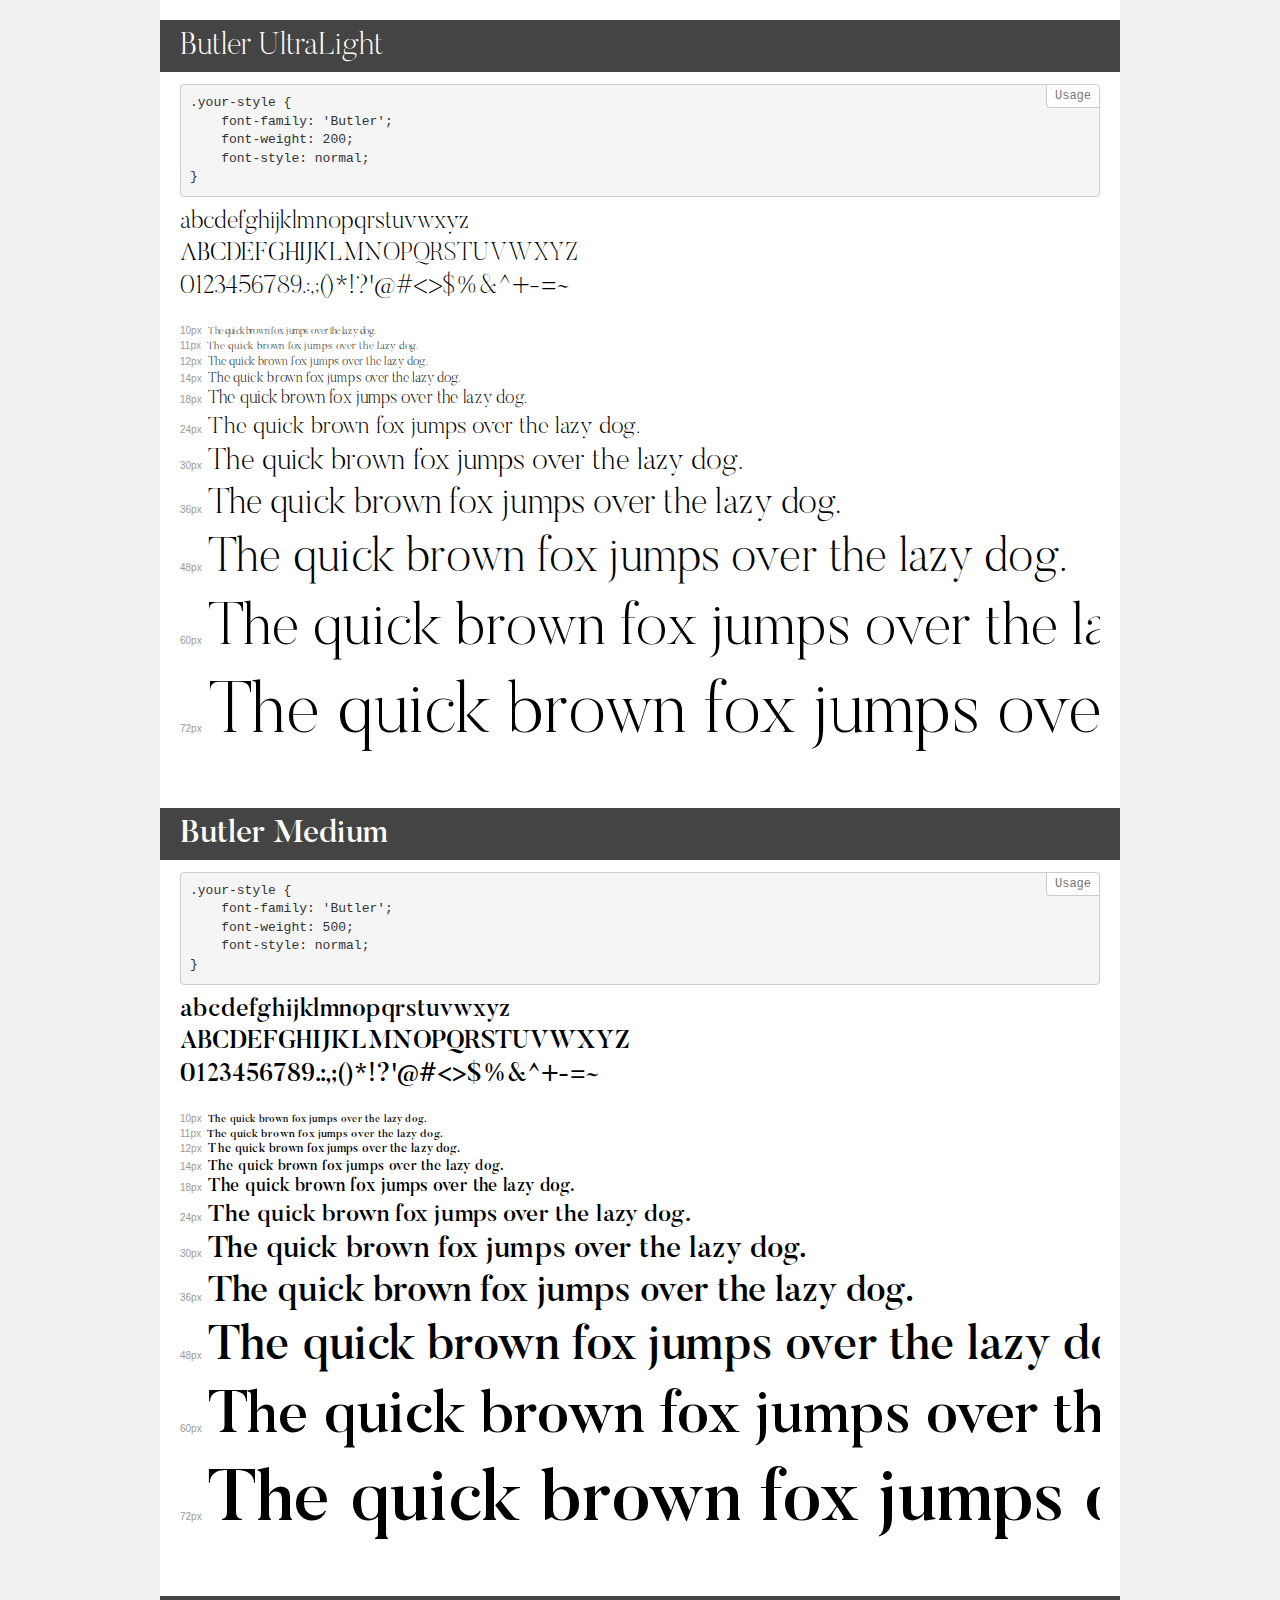
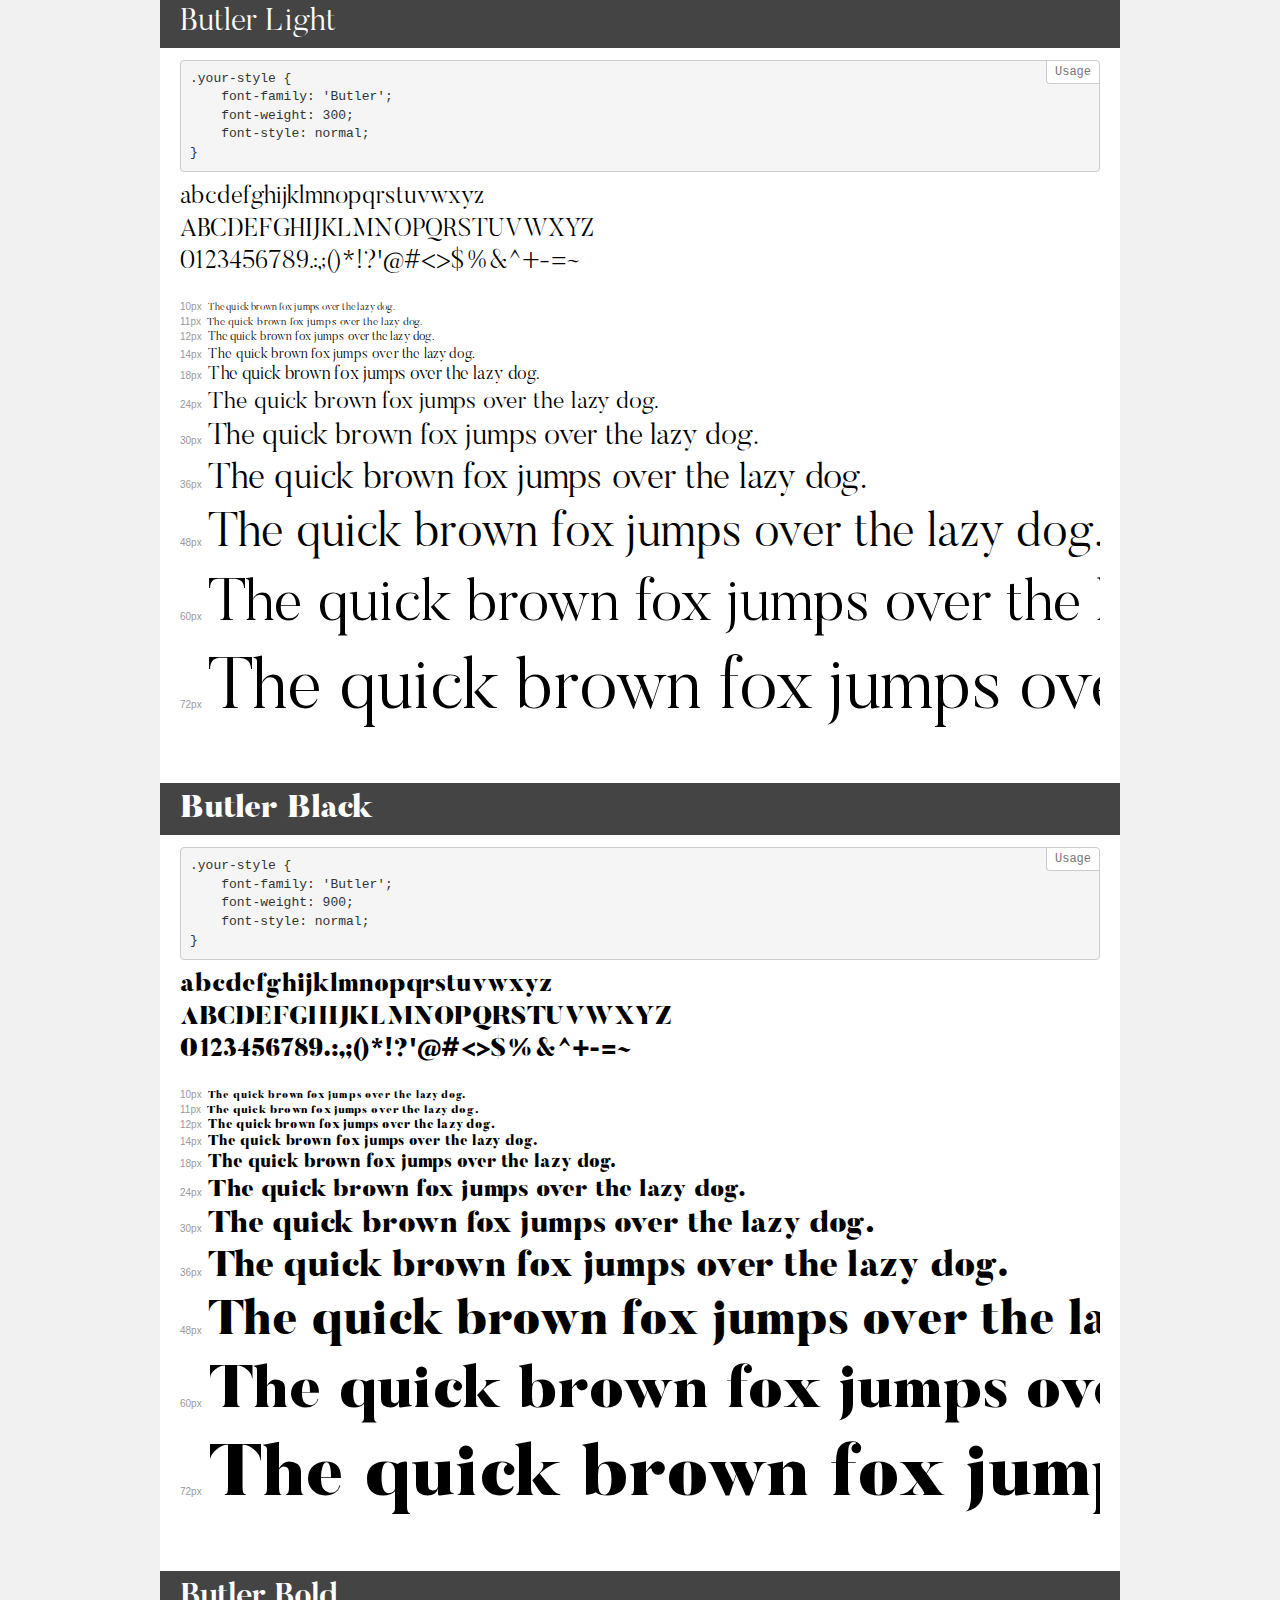
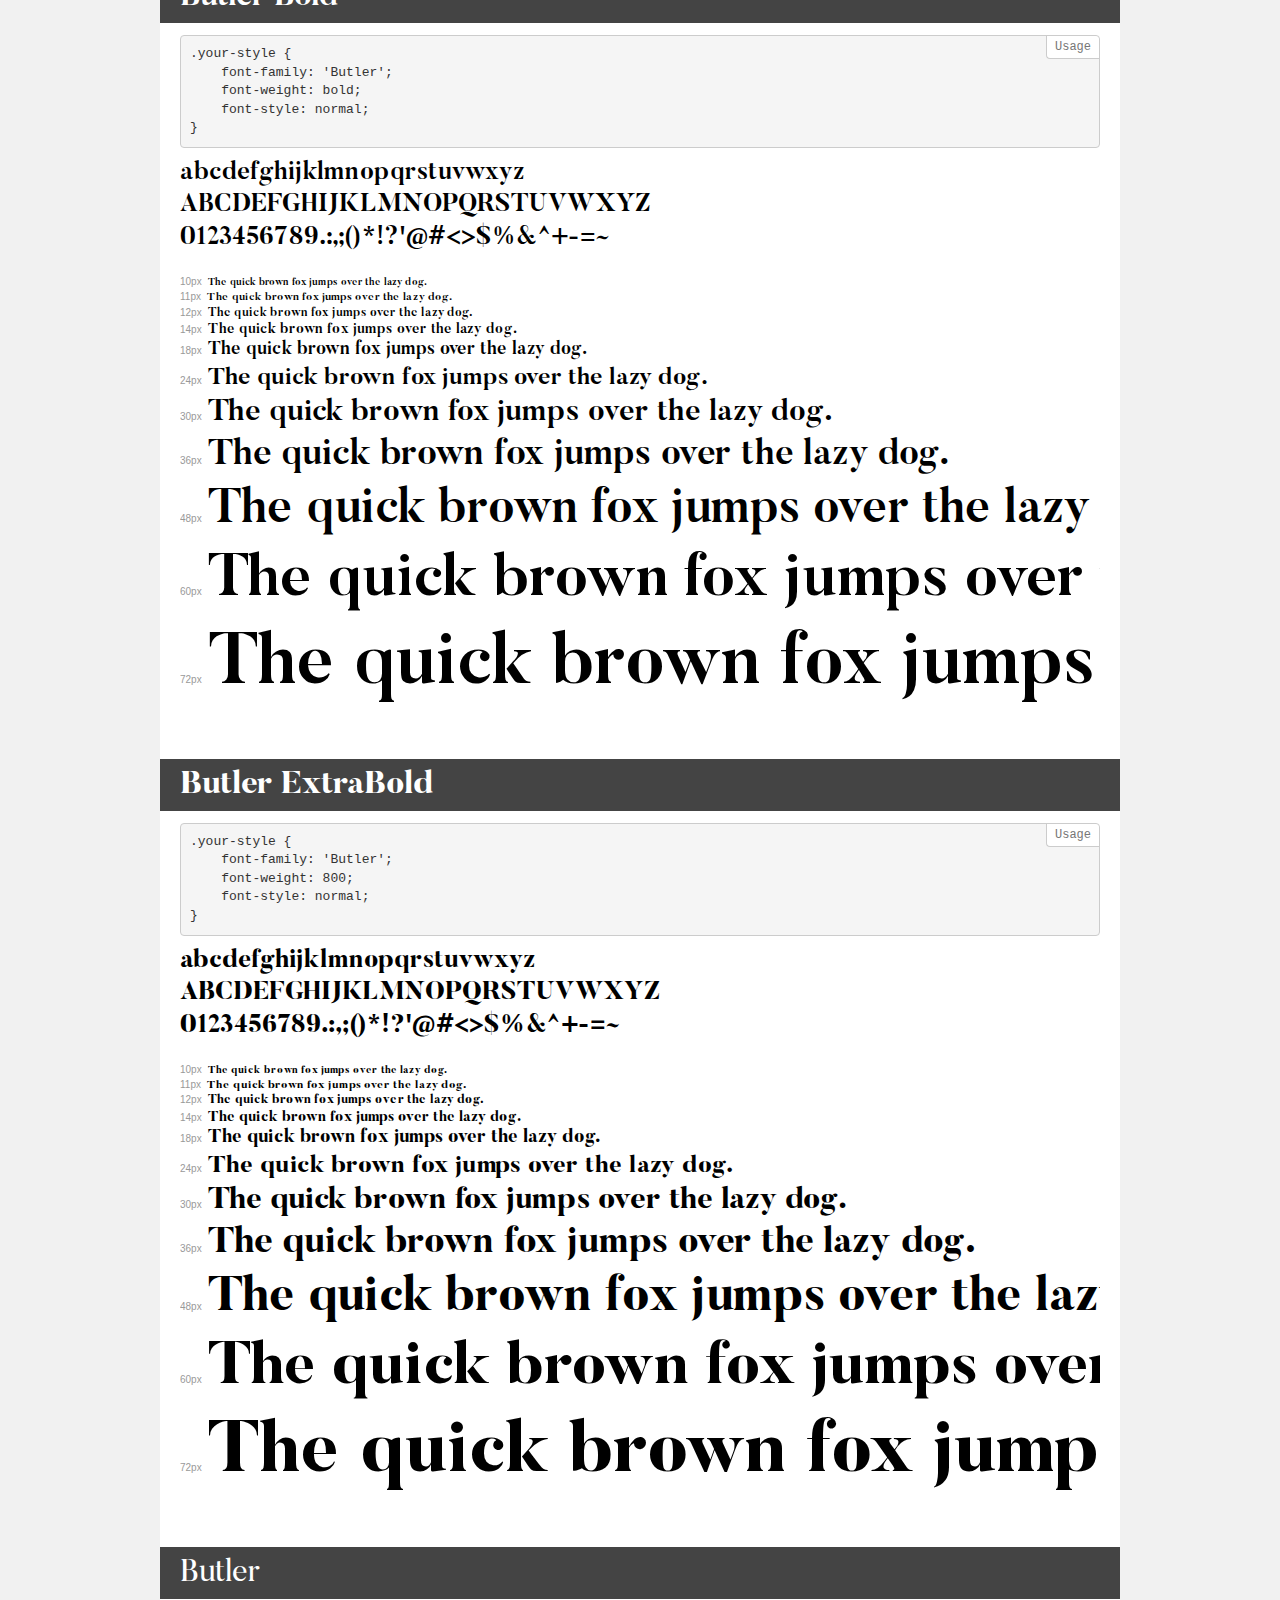
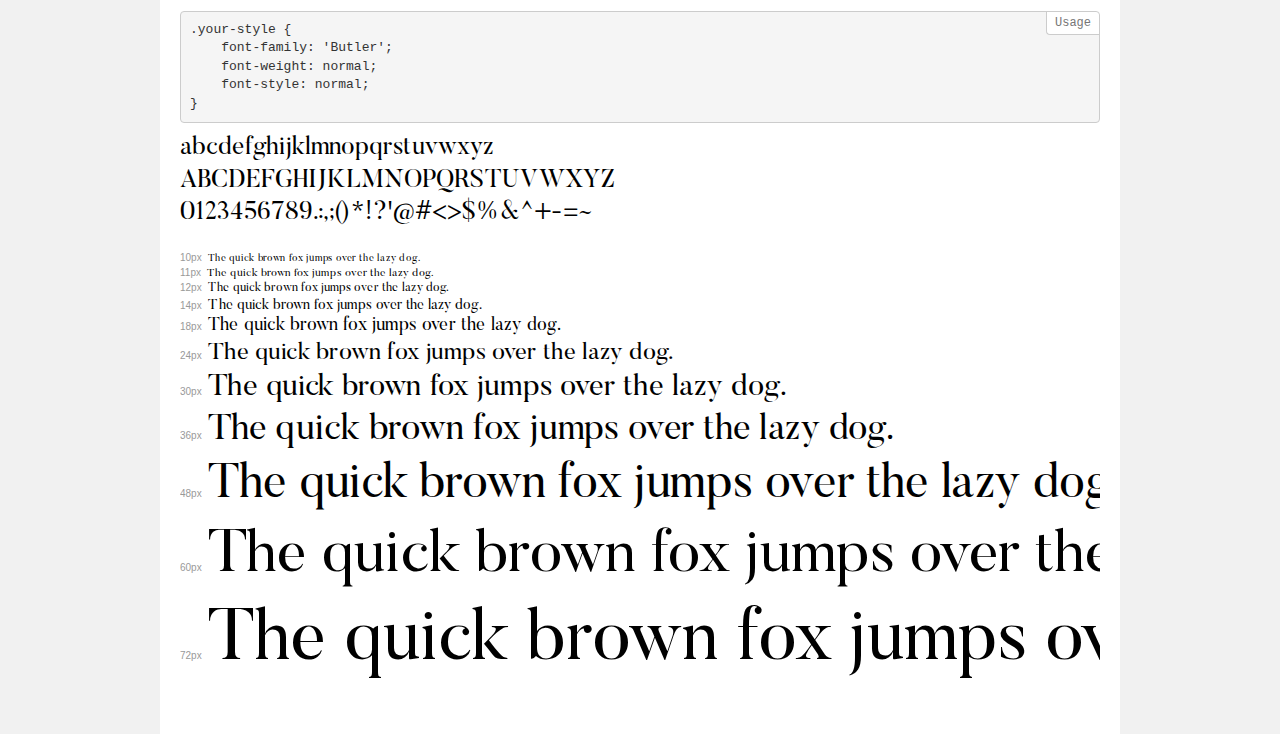
<file: Butler_Webfont/demo.html>
<!DOCTYPE html>
<html>
<head>
    <meta charset="utf-8">
    <meta http-equiv="X-UA-Compatible" content="IE=edge">
    <meta name="viewport" content="width=device-width, initial-scale=1">
    <meta name="robots" content="noindex, noarchive">
    <meta name="format-detection" content="telephone=no">
    <title>Transfonter demo</title>
    <link href="stylesheet.css" rel="stylesheet">
    <style>
        /*
        http://meyerweb.com/eric/tools/css/reset/
        v2.0 | 20110126
        License: none (public domain)
        */
        html, body, div, span, applet, object, iframe,
        h1, h2, h3, h4, h5, h6, p, blockquote, pre,
        a, abbr, acronym, address, big, cite, code,
        del, dfn, em, img, ins, kbd, q, s, samp,
        small, strike, strong, sub, sup, tt, var,
        b, u, i, center,
        dl, dt, dd, ol, ul, li,
        fieldset, form, label, legend,
        table, caption, tbody, tfoot, thead, tr, th, td,
        article, aside, canvas, details, embed,
        figure, figcaption, footer, header, hgroup,
        menu, nav, output, ruby, section, summary,
        time, mark, audio, video {
            margin: 0;
            padding: 0;
            border: 0;
            font-size: 100%;
            font: inherit;
            vertical-align: baseline;
        }
        /* HTML5 display-role reset for older browsers */
        article, aside, details, figcaption, figure,
        footer, header, hgroup, menu, nav, section {
            display: block;
        }
        body {
            line-height: 1;
        }
        ol, ul {
            list-style: none;
        }
        blockquote, q {
            quotes: none;
        }
        blockquote:before, blockquote:after,
        q:before, q:after {
            content: '';
            content: none;
        }
        table {
            border-collapse: collapse;
            border-spacing: 0;
        }
        /* common styles */
        body {
            background: #f1f1f1;
            color: #000;
        }
        .page {
            background: #fff;
            width: 920px;
            margin: 0 auto;
            padding: 20px 20px 0 20px;
            overflow: hidden;
        }
        .font-container {
            overflow-x: auto;
            overflow-y: hidden;
            margin-bottom: 40px;
            line-height: 1.3;
            white-space: nowrap;
            padding-bottom: 5px;
        }
        h1 {
            position: relative;
            background: #444;
            font-size: 32px;
            color: #fff;
            padding: 10px 20px;
            margin: 0 -20px 12px -20px;
        }
        .letters {
            font-size: 25px;
            margin-bottom: 20px;
        }
        .s10:before {
            content: '10px';
        }
        .s11:before {
            content: '11px';
        }
        .s12:before {
            content: '12px';
        }
        .s14:before {
            content: '14px';
        }
        .s18:before {
            content: '18px';
        }
        .s24:before {
            content: '24px';
        }
        .s30:before {
            content: '30px';
        }
        .s36:before {
            content: '36px';
        }
        .s48:before {
            content: '48px';
        }
        .s60:before {
            content: '60px';
        }
        .s72:before {
            content: '72px';
        }
        .s10:before, .s11:before, .s12:before, .s14:before,
        .s18:before, .s24:before, .s30:before, .s36:before,
        .s48:before, .s60:before, .s72:before {
            font-family: Arial, sans-serif;
            font-size: 10px;
            font-weight: normal;
            font-style: normal;
            color: #999;
            padding-right: 6px;
        }
        pre {
            display: block;
            position: relative;
            padding: 9px;
            margin: 0 0 10px;
            font-family: Monaco, Menlo, Consolas, "Courier New", monospace !important;
            font-size: 13px;
            line-height: 1.428571429;
            color: #333;
            font-weight: normal !important;
            font-style: normal !important;
            background-color: #f5f5f5;
            border: 1px solid #ccc;
            overflow-x: auto;
            border-radius: 4px;
        }
        pre:after {
            display: block;
            position: absolute;
            right: 0;
            top: 0;
            content: 'Usage';
            line-height: 1;
            padding: 5px 8px;
            font-size: 12px;
            color: #767676;
            background-color: #fff;
            border: 1px solid #ccc;
            border-right: none;
            border-top: none;
            border-radius: 0 4px 0 4px;
            z-index: 10;
        }
        /* responsive */
        @media (max-width: 959px) {
            .page {
                width: auto;
                margin: 0;
            }
        }
    </style>
</head>
<body>
<div class="page">
    <div class="demo" style="font-family: 'Butler'; font-weight: 200; font-style: normal;">
        <h1>Butler UltraLight</h1>
        <pre>.your-style {
    font-family: 'Butler';
    font-weight: 200;
    font-style: normal;
}</pre>
        <div class="font-container">
            <p class="letters">
                abcdefghijklmnopqrstuvwxyz<br>
ABCDEFGHIJKLMNOPQRSTUVWXYZ<br>
                0123456789.:,;()*!?'@#<>$%&^+-=~
            </p>
            <p class="s10" style="font-size: 10px;">The quick brown fox jumps over the lazy dog.</p>
            <p class="s11" style="font-size: 11px;">The quick brown fox jumps over the lazy dog.</p>
            <p class="s12" style="font-size: 12px;">The quick brown fox jumps over the lazy dog.</p>
            <p class="s14" style="font-size: 14px;">The quick brown fox jumps over the lazy dog.</p>
            <p class="s18" style="font-size: 18px;">The quick brown fox jumps over the lazy dog.</p>
            <p class="s24" style="font-size: 24px;">The quick brown fox jumps over the lazy dog.</p>
            <p class="s30" style="font-size: 30px;">The quick brown fox jumps over the lazy dog.</p>
            <p class="s36" style="font-size: 36px;">The quick brown fox jumps over the lazy dog.</p>
            <p class="s48" style="font-size: 48px;">The quick brown fox jumps over the lazy dog.</p>
            <p class="s60" style="font-size: 60px;">The quick brown fox jumps over the lazy dog.</p>
            <p class="s72" style="font-size: 72px;">The quick brown fox jumps over the lazy dog.</p>
        </div>
    </div>
    <div class="demo" style="font-family: 'Butler'; font-weight: 500; font-style: normal;">
        <h1>Butler Medium</h1>
        <pre>.your-style {
    font-family: 'Butler';
    font-weight: 500;
    font-style: normal;
}</pre>
        <div class="font-container">
            <p class="letters">
                abcdefghijklmnopqrstuvwxyz<br>
ABCDEFGHIJKLMNOPQRSTUVWXYZ<br>
                0123456789.:,;()*!?'@#<>$%&^+-=~
            </p>
            <p class="s10" style="font-size: 10px;">The quick brown fox jumps over the lazy dog.</p>
            <p class="s11" style="font-size: 11px;">The quick brown fox jumps over the lazy dog.</p>
            <p class="s12" style="font-size: 12px;">The quick brown fox jumps over the lazy dog.</p>
            <p class="s14" style="font-size: 14px;">The quick brown fox jumps over the lazy dog.</p>
            <p class="s18" style="font-size: 18px;">The quick brown fox jumps over the lazy dog.</p>
            <p class="s24" style="font-size: 24px;">The quick brown fox jumps over the lazy dog.</p>
            <p class="s30" style="font-size: 30px;">The quick brown fox jumps over the lazy dog.</p>
            <p class="s36" style="font-size: 36px;">The quick brown fox jumps over the lazy dog.</p>
            <p class="s48" style="font-size: 48px;">The quick brown fox jumps over the lazy dog.</p>
            <p class="s60" style="font-size: 60px;">The quick brown fox jumps over the lazy dog.</p>
            <p class="s72" style="font-size: 72px;">The quick brown fox jumps over the lazy dog.</p>
        </div>
    </div>
    <div class="demo" style="font-family: 'Butler'; font-weight: 300; font-style: normal;">
        <h1>Butler Light</h1>
        <pre>.your-style {
    font-family: 'Butler';
    font-weight: 300;
    font-style: normal;
}</pre>
        <div class="font-container">
            <p class="letters">
                abcdefghijklmnopqrstuvwxyz<br>
ABCDEFGHIJKLMNOPQRSTUVWXYZ<br>
                0123456789.:,;()*!?'@#<>$%&^+-=~
            </p>
            <p class="s10" style="font-size: 10px;">The quick brown fox jumps over the lazy dog.</p>
            <p class="s11" style="font-size: 11px;">The quick brown fox jumps over the lazy dog.</p>
            <p class="s12" style="font-size: 12px;">The quick brown fox jumps over the lazy dog.</p>
            <p class="s14" style="font-size: 14px;">The quick brown fox jumps over the lazy dog.</p>
            <p class="s18" style="font-size: 18px;">The quick brown fox jumps over the lazy dog.</p>
            <p class="s24" style="font-size: 24px;">The quick brown fox jumps over the lazy dog.</p>
            <p class="s30" style="font-size: 30px;">The quick brown fox jumps over the lazy dog.</p>
            <p class="s36" style="font-size: 36px;">The quick brown fox jumps over the lazy dog.</p>
            <p class="s48" style="font-size: 48px;">The quick brown fox jumps over the lazy dog.</p>
            <p class="s60" style="font-size: 60px;">The quick brown fox jumps over the lazy dog.</p>
            <p class="s72" style="font-size: 72px;">The quick brown fox jumps over the lazy dog.</p>
        </div>
    </div>
    <div class="demo" style="font-family: 'Butler'; font-weight: 900; font-style: normal;">
        <h1>Butler Black</h1>
        <pre>.your-style {
    font-family: 'Butler';
    font-weight: 900;
    font-style: normal;
}</pre>
        <div class="font-container">
            <p class="letters">
                abcdefghijklmnopqrstuvwxyz<br>
ABCDEFGHIJKLMNOPQRSTUVWXYZ<br>
                0123456789.:,;()*!?'@#<>$%&^+-=~
            </p>
            <p class="s10" style="font-size: 10px;">The quick brown fox jumps over the lazy dog.</p>
            <p class="s11" style="font-size: 11px;">The quick brown fox jumps over the lazy dog.</p>
            <p class="s12" style="font-size: 12px;">The quick brown fox jumps over the lazy dog.</p>
            <p class="s14" style="font-size: 14px;">The quick brown fox jumps over the lazy dog.</p>
            <p class="s18" style="font-size: 18px;">The quick brown fox jumps over the lazy dog.</p>
            <p class="s24" style="font-size: 24px;">The quick brown fox jumps over the lazy dog.</p>
            <p class="s30" style="font-size: 30px;">The quick brown fox jumps over the lazy dog.</p>
            <p class="s36" style="font-size: 36px;">The quick brown fox jumps over the lazy dog.</p>
            <p class="s48" style="font-size: 48px;">The quick brown fox jumps over the lazy dog.</p>
            <p class="s60" style="font-size: 60px;">The quick brown fox jumps over the lazy dog.</p>
            <p class="s72" style="font-size: 72px;">The quick brown fox jumps over the lazy dog.</p>
        </div>
    </div>
    <div class="demo" style="font-family: 'Butler'; font-weight: bold; font-style: normal;">
        <h1>Butler Bold</h1>
        <pre>.your-style {
    font-family: 'Butler';
    font-weight: bold;
    font-style: normal;
}</pre>
        <div class="font-container">
            <p class="letters">
                abcdefghijklmnopqrstuvwxyz<br>
ABCDEFGHIJKLMNOPQRSTUVWXYZ<br>
                0123456789.:,;()*!?'@#<>$%&^+-=~
            </p>
            <p class="s10" style="font-size: 10px;">The quick brown fox jumps over the lazy dog.</p>
            <p class="s11" style="font-size: 11px;">The quick brown fox jumps over the lazy dog.</p>
            <p class="s12" style="font-size: 12px;">The quick brown fox jumps over the lazy dog.</p>
            <p class="s14" style="font-size: 14px;">The quick brown fox jumps over the lazy dog.</p>
            <p class="s18" style="font-size: 18px;">The quick brown fox jumps over the lazy dog.</p>
            <p class="s24" style="font-size: 24px;">The quick brown fox jumps over the lazy dog.</p>
            <p class="s30" style="font-size: 30px;">The quick brown fox jumps over the lazy dog.</p>
            <p class="s36" style="font-size: 36px;">The quick brown fox jumps over the lazy dog.</p>
            <p class="s48" style="font-size: 48px;">The quick brown fox jumps over the lazy dog.</p>
            <p class="s60" style="font-size: 60px;">The quick brown fox jumps over the lazy dog.</p>
            <p class="s72" style="font-size: 72px;">The quick brown fox jumps over the lazy dog.</p>
        </div>
    </div>
    <div class="demo" style="font-family: 'Butler'; font-weight: 800; font-style: normal;">
        <h1>Butler ExtraBold</h1>
        <pre>.your-style {
    font-family: 'Butler';
    font-weight: 800;
    font-style: normal;
}</pre>
        <div class="font-container">
            <p class="letters">
                abcdefghijklmnopqrstuvwxyz<br>
ABCDEFGHIJKLMNOPQRSTUVWXYZ<br>
                0123456789.:,;()*!?'@#<>$%&^+-=~
            </p>
            <p class="s10" style="font-size: 10px;">The quick brown fox jumps over the lazy dog.</p>
            <p class="s11" style="font-size: 11px;">The quick brown fox jumps over the lazy dog.</p>
            <p class="s12" style="font-size: 12px;">The quick brown fox jumps over the lazy dog.</p>
            <p class="s14" style="font-size: 14px;">The quick brown fox jumps over the lazy dog.</p>
            <p class="s18" style="font-size: 18px;">The quick brown fox jumps over the lazy dog.</p>
            <p class="s24" style="font-size: 24px;">The quick brown fox jumps over the lazy dog.</p>
            <p class="s30" style="font-size: 30px;">The quick brown fox jumps over the lazy dog.</p>
            <p class="s36" style="font-size: 36px;">The quick brown fox jumps over the lazy dog.</p>
            <p class="s48" style="font-size: 48px;">The quick brown fox jumps over the lazy dog.</p>
            <p class="s60" style="font-size: 60px;">The quick brown fox jumps over the lazy dog.</p>
            <p class="s72" style="font-size: 72px;">The quick brown fox jumps over the lazy dog.</p>
        </div>
    </div>
    <div class="demo" style="font-family: 'Butler'; font-weight: normal; font-style: normal;">
        <h1>Butler</h1>
        <pre>.your-style {
    font-family: 'Butler';
    font-weight: normal;
    font-style: normal;
}</pre>
        <div class="font-container">
            <p class="letters">
                abcdefghijklmnopqrstuvwxyz<br>
ABCDEFGHIJKLMNOPQRSTUVWXYZ<br>
                0123456789.:,;()*!?'@#<>$%&^+-=~
            </p>
            <p class="s10" style="font-size: 10px;">The quick brown fox jumps over the lazy dog.</p>
            <p class="s11" style="font-size: 11px;">The quick brown fox jumps over the lazy dog.</p>
            <p class="s12" style="font-size: 12px;">The quick brown fox jumps over the lazy dog.</p>
            <p class="s14" style="font-size: 14px;">The quick brown fox jumps over the lazy dog.</p>
            <p class="s18" style="font-size: 18px;">The quick brown fox jumps over the lazy dog.</p>
            <p class="s24" style="font-size: 24px;">The quick brown fox jumps over the lazy dog.</p>
            <p class="s30" style="font-size: 30px;">The quick brown fox jumps over the lazy dog.</p>
            <p class="s36" style="font-size: 36px;">The quick brown fox jumps over the lazy dog.</p>
            <p class="s48" style="font-size: 48px;">The quick brown fox jumps over the lazy dog.</p>
            <p class="s60" style="font-size: 60px;">The quick brown fox jumps over the lazy dog.</p>
            <p class="s72" style="font-size: 72px;">The quick brown fox jumps over the lazy dog.</p>
        </div>
    </div>
</div>
</body>
</html>
</file>
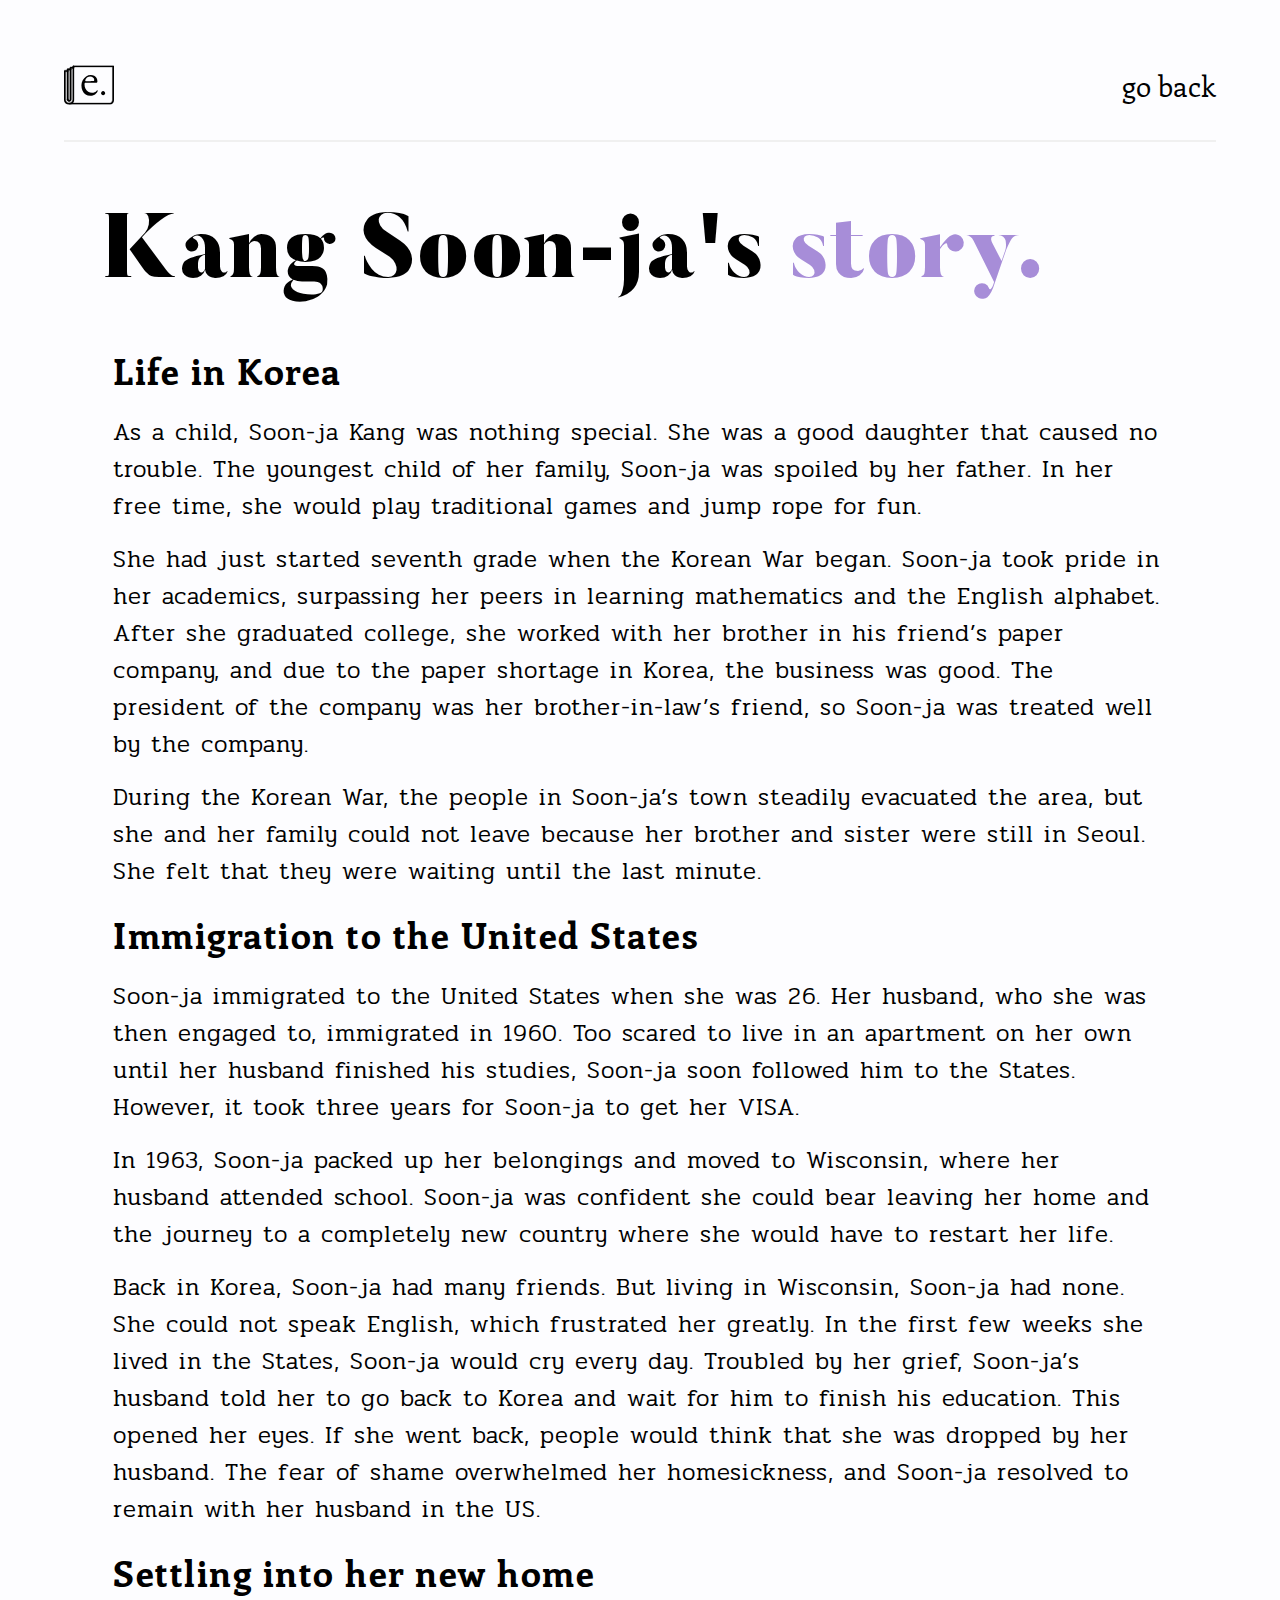
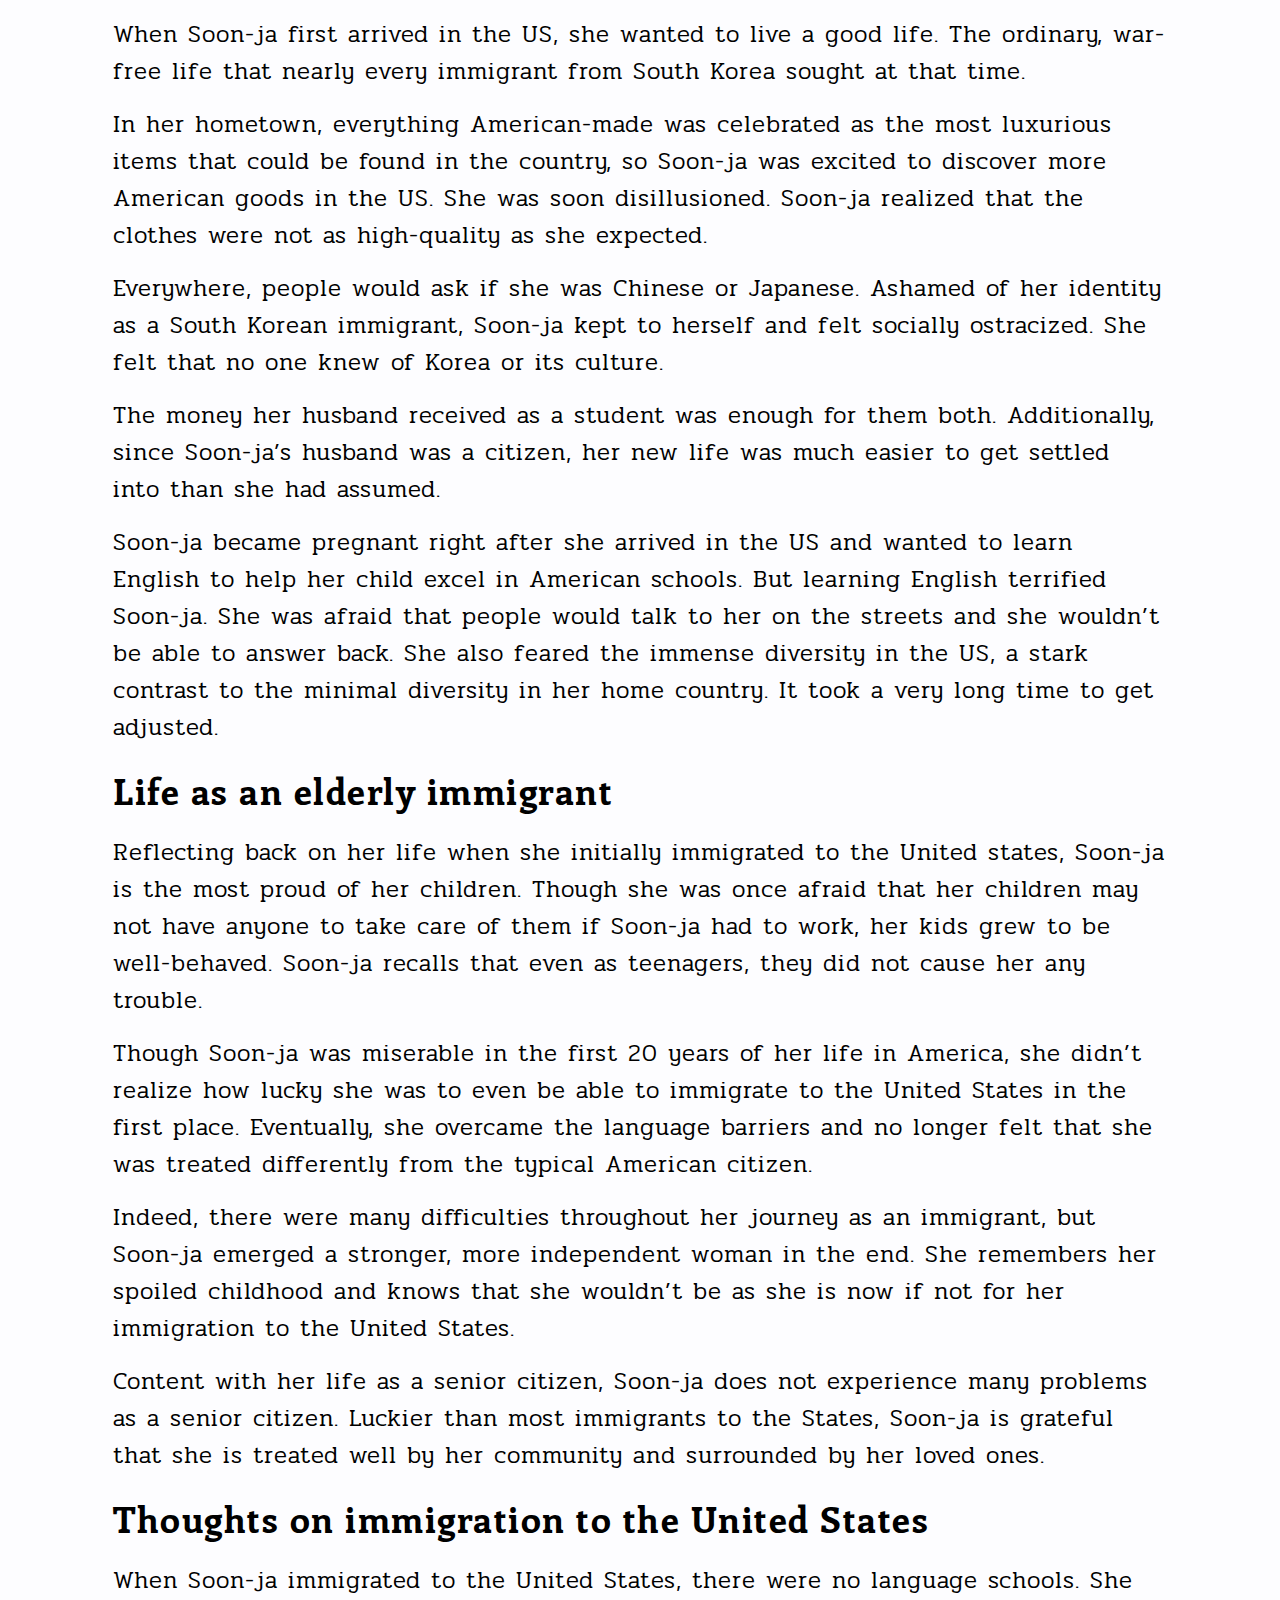
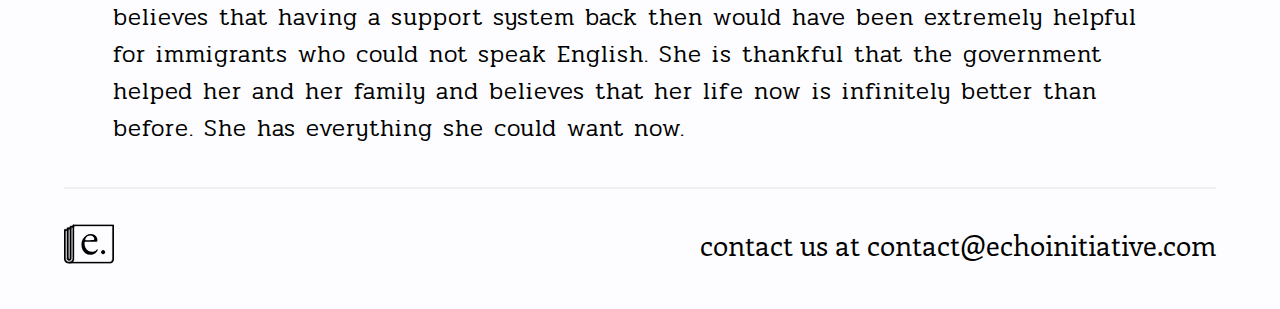
<file: stories/kang-soon-ja.html>
<html>
    <head>
        <link rel="stylesheet" href="../globalstyle.css">
        <link rel="stylesheet" href="../story.css">
        <link rel="stylesheet" href="/Butler_Webfont/stylesheet.css">
        
        <link rel="preconnect" href="https://fonts.googleapis.com">
        <link rel="preconnect" href="https://fonts.gstatic.com" crossorigin>
        <link href="https://fonts.googleapis.com/css2?family=Enriqueta:wght@400;500;600;700&family=Pridi:wght@200;300;400;500;600;700&display=swap" rel="stylesheet">
        
    </head>
    <body>
        <div>
            <div class="top"><header>
            <a href="../index.html" class="logolink">
                <!--
                <svg version="1.0" encoding="UTF-8" standalone="no" width="50px" height="50px" viewBox="0 0 1898 1637" version="1.1" xmlns="http://www.w3.org/2000/svg" xmlns:xlink="http://www.w3.org/1999/xlink" xml:space="preserve" xmlns:serif="http://www.serif.com/" style="fill-rule:evenodd;clip-rule:evenodd;stroke-linejoin:round;stroke-miterlimit:2;">
    <g class="logo" transform="matrix(1.0261,0,0,1.0261,3.55271e-14,-210.131)">
        <g transform="matrix(2.10024,0,0,2.25657,-488.86,-1547.34)">
            <text class="c3" x="353.367px" y="1507.57px" style="font-family:'Butler-Black', 'Butler';font-weight:900;font-size:1552.26px;fill-opacity:0.33;">c</text>
        </g>
        <g transform="matrix(2.10024,0,0,2.25657,-688.86,-1547.34)">
            <text class="c2" x="353.367px" y="1507.57px" style="font-family:'Butler-Black', 'Butler';font-weight:900;font-size:1552.26px;fill-opacity:0.67;">c</text>
        </g>
        <g transform="matrix(2.10024,0,0,2.25657,-888.86,-1547.34)">
            <text class="c1" x="353.367px" y="1507.57px" style="font-family:'Butler-Black', 'Butler';font-weight:900;font-size:1552.26px;">c</text>
        </g>
    </g>
</svg>-->
                <svg viewBox="23.307 24.201 155.094 121.48" version="1.0" encoding="UTF-8" standalone="no" width="50px" height="50px" xmlns="http://www.w3.org/2000/svg">
  <defs>
    <clipPath id="id2">
      <path d="M 337.835938 273.550781 L 479.464844 273.550781 L 479.464844 395.03125 L 337.835938 395.03125 Z M 337.835938 273.550781 " clip-rule="nonzero"/>
    </clipPath>
    <clipPath id="id3">
      <path d="M 324.371094 273.550781 L 356.347656 273.550781 L 356.347656 395.03125 L 324.371094 395.03125 Z M 324.371094 273.550781 " clip-rule="nonzero"/>
    </clipPath>
  </defs>
  <g class="logo" clip-path="url(#id2)" transform="matrix(1, 0, 0, 1, -301.064087, -249.350113)">
    <path class="logo" d="M 464.921875 395.03125 L 340.316406 395.03125 C 338.976562 395.03125 337.890625 393.949219 337.890625 392.613281 C 337.890625 391.277344 338.976562 390.191406 340.316406 390.191406 L 464.921875 390.191406 C 470.265625 390.191406 474.617188 385.851562 474.617188 380.515625 L 474.617188 278.390625 L 353.832031 278.390625 C 352.496094 278.390625 351.410156 277.304688 351.410156 275.96875 C 351.410156 274.632812 352.496094 273.546875 353.832031 273.546875 L 477.039062 273.546875 C 478.378906 273.546875 479.464844 274.632812 479.464844 275.96875 L 479.464844 380.515625 C 479.464844 388.519531 472.941406 395.03125 464.921875 395.03125 " fill-opacity="1" fill-rule="evenodd"/>
  </g>
  <g class="logo" clip-path="url(#id3)" transform="matrix(1, 0, 0, 1, -301.064087, -249.350113)">
    <path class="logo" d="M 340.316406 395.03125 C 331.523438 395.03125 324.371094 387.890625 324.371094 379.113281 L 324.371094 290.730469 C 324.371094 289.394531 325.457031 288.3125 326.796875 288.3125 L 335.882812 288.3125 C 337.21875 288.3125 338.308594 289.394531 338.308594 290.730469 C 338.308594 292.066406 337.21875 293.152344 335.882812 293.152344 L 329.21875 293.152344 L 329.21875 379.113281 C 329.21875 385.222656 334.195312 390.191406 340.316406 390.191406 C 346.433594 390.191406 351.410156 385.222656 351.410156 379.113281 L 351.410156 275.96875 C 351.410156 274.632812 352.496094 273.546875 353.832031 273.546875 C 355.171875 273.546875 356.257812 274.632812 356.257812 275.96875 L 356.257812 379.113281 C 356.257812 387.890625 349.105469 395.03125 340.316406 395.03125 " fill-opacity="1" fill-rule="evenodd" stroke-width="3"/>
  </g>
  <path class="logo" d="M 34.819 132.181 C 33.483 132.181 32.398 131.099 32.398 129.763 L 32.398 36.4 C 32.398 35.064 33.483 33.978 34.819 33.978 L 43.683 33.978 C 45.019 33.978 46.105 35.064 46.105 36.4 C 46.105 37.736 45.019 38.822 43.683 38.822 L 37.245 38.822 L 37.245 129.763 C 37.245 131.099 36.155 132.181 34.819 132.181" fill-opacity="1" fill-rule="evenodd"/>
  <path class="logo" d="M 39.253 136.607 C 35.472 136.607 32.398 133.537 32.398 129.763 C 32.398 128.427 33.483 127.341 34.819 127.341 C 36.155 127.341 37.245 128.427 37.245 129.763 C 37.245 130.869 38.144 131.767 39.253 131.767 C 40.358 131.767 41.261 130.869 41.261 129.763 L 41.261 31.423 C 41.261 30.087 42.343 29.002 43.683 29.002 L 52.769 29.002 C 54.108 29.002 55.194 30.087 55.194 31.423 C 55.194 32.759 54.108 33.841 52.769 33.841 L 46.105 33.841 L 46.105 129.763 C 46.105 133.537 43.03 136.607 39.253 136.607" fill-opacity="1" fill-rule="evenodd"/>
  <g class="logo" fill-opacity="1" transform="matrix(1.44596, 0, 0, 1.44596, -485.206726, -405.106079)" style="">
    <g transform="translate(385.919205, 360.571499)">
      <g>
        <path d="M 22.15625 1.5625 C 18.34375 1.5625 15.015625 0.625 12.171875 -1.25 C 9.328125 -3.125 7.109375 -5.773438 5.515625 -9.203125 C 3.921875 -12.640625 3.125 -16.609375 3.125 -21.109375 C 3.125 -25.128906 4.039062 -28.785156 5.875 -32.078125 C 7.707031 -35.378906 10.148438 -38.035156 13.203125 -40.046875 C 16.253906 -42.054688 19.582031 -43.0625 23.1875 -43.0625 C 25.96875 -43.0625 28.429688 -42.503906 30.578125 -41.390625 C 32.722656 -40.285156 34.398438 -38.742188 35.609375 -36.765625 C 36.828125 -34.785156 37.4375 -32.515625 37.4375 -29.953125 C 37.4375 -27.804688 36.394531 -26.734375 34.3125 -26.734375 L 12.375 -26.734375 C 11.40625 -26.734375 10.726562 -26.472656 10.34375 -25.953125 C 9.96875 -25.429688 9.78125 -24.40625 9.78125 -22.875 C 9.78125 -19.550781 10.503906 -16.519531 11.953125 -13.78125 C 13.410156 -11.039062 15.351562 -8.851562 17.78125 -7.21875 C 20.207031 -5.59375 22.878906 -4.78125 25.796875 -4.78125 C 27.867188 -4.78125 29.753906 -5.175781 31.453125 -5.96875 C 33.160156 -6.769531 34.671875 -7.9375 35.984375 -9.46875 C 36.265625 -9.8125 36.472656 -10.035156 36.609375 -10.140625 C 36.742188 -10.242188 36.914062 -10.296875 37.125 -10.296875 C 37.675781 -10.296875 37.953125 -9.945312 37.953125 -9.25 C 37.953125 -7.9375 37.332031 -6.484375 36.09375 -4.890625 C 35.050781 -3.566406 33.800781 -2.421875 32.34375 -1.453125 C 30.882812 -0.484375 29.285156 0.257812 27.546875 0.78125 C 25.816406 1.300781 24.019531 1.5625 22.15625 1.5625 Z M 12.578125 -29.953125 L 22.046875 -29.953125 C 23.710938 -29.953125 25.132812 -29.984375 26.3125 -30.046875 C 27.488281 -30.117188 28.632812 -30.257812 29.75 -30.46875 C 30.09375 -30.539062 30.316406 -30.765625 30.421875 -31.140625 C 30.523438 -31.523438 30.578125 -32.066406 30.578125 -32.765625 C 30.578125 -34.773438 29.691406 -36.488281 27.921875 -37.90625 C 26.148438 -39.332031 24.050781 -40.046875 21.625 -40.046875 C 20.03125 -40.046875 18.4375 -39.578125 16.84375 -38.640625 C 15.25 -37.703125 13.929688 -36.539062 12.890625 -35.15625 C 11.859375 -33.769531 11.34375 -32.378906 11.34375 -30.984375 C 11.34375 -30.296875 11.753906 -29.953125 12.578125 -29.953125 Z M 12.578125 -29.953125 " stroke-width="0px"/>
      </g>
    </g>
  </g>
  <g fill-opacity="1" transform="matrix(1.44596, 0, 0, 1.44596, -485.206726, -405.106079)" class="logo">
    <g transform="translate(426.40589, 359.733165)">
      <g>
        <path d="M 9.203125 1.125 C 8.023438 1.125 6.992188 0.6875 6.109375 -0.1875 C 5.234375 -1.070312 4.796875 -2.101562 4.796875 -3.28125 C 4.796875 -4.507812 5.234375 -5.550781 6.109375 -6.40625 C 6.992188 -7.257812 8.023438 -7.6875 9.203125 -7.6875 C 10.429688 -7.6875 11.46875 -7.257812 12.3125 -6.40625 C 13.164062 -5.550781 13.59375 -4.507812 13.59375 -3.28125 C 13.59375 -2.101562 13.164062 -1.070312 12.3125 -0.1875 C 11.46875 0.6875 10.429688 1.125 9.203125 1.125 Z M 9.203125 1.125 " stroke-width="0px"/>
      </g>
    </g>
  </g>
</svg>
            </a>
            <div>
                <a class="link" href="javascript:history.back()">go back</a>
            </div>
                </header></div>
        <main>
            <h1 class="storytitle">Kang Soon-ja's <b>story.</b></h1>
            <div class="info">
                <h2 class="subtitle">Life in Korea</h2>
                <p class="content">As a child, Soon-ja Kang was nothing special. She was a good daughter that caused no trouble. The youngest child of her family, Soon-ja was spoiled by her father. In her free time, she would play traditional games and jump rope for fun.</p>
                <p class="content">She had just started seventh grade when the Korean War began. Soon-ja took pride in her academics, surpassing her peers in learning mathematics and the English alphabet. After she graduated college, she worked with her brother in his friend’s paper company, and due to the paper shortage in Korea, the business was good. The president of the company was her brother-in-law’s friend, so Soon-ja was treated well by the company.</p>
                <p class="content">During the Korean War, the people in Soon-ja’s town steadily evacuated the area, but she and her family could not leave because her brother and sister were still in Seoul. She felt that they were waiting until the last minute.</p>
                
                <h2 class="subtitle">Immigration to the United States</h2>
                <p class="content">Soon-ja immigrated to the United States when she was 26. Her husband, who she was then engaged to, immigrated in 1960. Too scared to live in an apartment on her own until her husband finished his studies, Soon-ja soon followed him to the States. However, it took three years for Soon-ja to get her VISA.</p>
                <p class="content">In 1963, Soon-ja packed up her belongings and moved to Wisconsin, where her husband attended school. Soon-ja was confident she could bear leaving her home and the journey to a completely new country where she would have to restart her life.</p>
                <p class="content">Back in Korea, Soon-ja had many friends. But living in Wisconsin, Soon-ja had none. She could not speak English, which frustrated her greatly. In the first few weeks she lived in the States, Soon-ja would cry every day. Troubled by her grief, Soon-ja’s husband told her to go back to Korea and wait for him to finish his education. This opened her eyes. If she went back, people would think that she was dropped by her husband. The fear of shame overwhelmed her homesickness, and Soon-ja resolved to remain with her husband in the US.</p>
                
                <h2 class="subtitle">Settling into her new home</h2>
                <p class="content">When Soon-ja first arrived in the US, she wanted to live a good life. The ordinary, war-free life that nearly every immigrant from South Korea sought at that time.</p>
                <p class="content">In her hometown, everything American-made was celebrated as the most luxurious items that could be found in the country, so Soon-ja was excited to discover more American goods in the US. She was soon disillusioned. Soon-ja realized that the clothes were not as high-quality as she expected.</p>
                <p class="content">Everywhere, people would ask if she was Chinese or Japanese. Ashamed of her identity as a South Korean immigrant, Soon-ja kept to herself and felt socially ostracized. She felt that no one knew of Korea or its culture.</p>
                <p class="content">The money her husband received as a student was enough for them both. Additionally, since Soon-ja’s husband was a citizen, her new life was much easier to get settled into than she had assumed.</p>
                <p class="content">Soon-ja became pregnant right after she arrived in the US and wanted to learn English to help her child excel in American schools. But learning English terrified Soon-ja. She was afraid that people would talk to her on the streets and she wouldn’t be able to answer back. She also feared the immense diversity in the US, a stark contrast to the minimal diversity in her home country. It took a very long time to get adjusted.</p>
                
                <h2 class="subtitle">Life as an elderly immigrant</h2>
                <p class="content">Reflecting back on her life when she initially immigrated to the United states, Soon-ja is the most proud of her children. Though she was once afraid that her children may not have anyone to take care of them if Soon-ja had to work, her kids grew to be well-behaved. Soon-ja recalls that even as teenagers, they did not cause her any trouble.</p>
                <p class="content">Though Soon-ja was miserable in the first 20 years of her life in America, she didn’t realize how lucky she was to even be able to immigrate to the United States in the first place. Eventually, she overcame the language barriers and no longer felt that she was treated differently from the typical American citizen.</p>
                <p class="content">Indeed, there were many difficulties throughout her journey as an immigrant, but Soon-ja emerged a stronger, more independent woman in the end. She remembers her spoiled childhood and knows that she wouldn’t be as she is now if not for her immigration to the United States.</p>
                <p class="content">Content with her life as a senior citizen, Soon-ja does not experience many problems as a senior citizen. Luckier than most immigrants to the States, Soon-ja is grateful that she is treated well by her community and surrounded by her loved ones.</p>
                
                <h2 class="subtitle">Thoughts on immigration to the United States</h2>
                <p class="content">When Soon-ja immigrated to the United States, there were no language schools. She believes that having a support system back then would have been extremely helpful for immigrants who could not speak English. She is thankful that the government helped her and her family and believes that her life now is infinitely better than before. She has everything she could want now.</p>
            </div>
        </main></div>
        <footer>
            <!--
            <div style="display: flex; align-items: baseline;">
                <h1 class="logo-h1">e</h1>
                
                    <svg version="1.0" encoding="UTF-8" standalone="no" width="92" height="90" viewBox="0 0 1898 1637" version="1.1" xmlns="http://www.w3.org/2000/svg" xmlns:xlink="http://www.w3.org/1999/xlink" xml:space="preserve" xmlns:serif="http://www.serif.com/" style="fill-rule:evenodd;clip-rule:evenodd;stroke-linejoin:round;stroke-miterlimit:2;">
    <g class="logo" transform="matrix(1.0261,0,0,1.0261,3.55271e-14,-210.131)">
        <g transform="matrix(2.10024,0,0,2.25657,-488.86,-1547.34)">
            <text class="c3" x="353.367px" y="1507.57px" style="font-family:'Butler-Black', 'Butler';font-weight:900;font-size:1552.26px;fill-opacity:0.33;">c</text>
        </g>
        <g transform="matrix(2.10024,0,0,2.25657,-688.86,-1547.34)">
            <text class="c2" x="353.367px" y="1507.57px" style="font-family:'Butler-Black', 'Butler';font-weight:900;font-size:1552.26px;fill-opacity:0.67;">c</text>
        </g>
        <g transform="matrix(2.10024,0,0,2.25657,-888.86,-1547.34)">
            <text class="c1" x="353.367px" y="1507.57px" style="font-family:'Butler-Black', 'Butler';font-weight:900;font-size:1552.26px;">c</text>
        </g>
    </g>
</svg>
                <h1 class="logo-h1">ho</h1>
                
            </div>
         <h1>initiative</h1>
            -->
            <svg viewBox="23.307 24.201 155.094 121.48" version="1.0" encoding="UTF-8" standalone="no" width="50px" height="50px" xmlns="http://www.w3.org/2000/svg">
  <defs>
    <clipPath id="id2">
      <path d="M 337.835938 273.550781 L 479.464844 273.550781 L 479.464844 395.03125 L 337.835938 395.03125 Z M 337.835938 273.550781 " clip-rule="nonzero"/>
    </clipPath>
    <clipPath id="id3">
      <path d="M 324.371094 273.550781 L 356.347656 273.550781 L 356.347656 395.03125 L 324.371094 395.03125 Z M 324.371094 273.550781 " clip-rule="nonzero"/>
    </clipPath>
  </defs>
  <g class="logo" clip-path="url(#id2)" transform="matrix(1, 0, 0, 1, -301.064087, -249.350113)">
    <path class="logo" d="M 464.921875 395.03125 L 340.316406 395.03125 C 338.976562 395.03125 337.890625 393.949219 337.890625 392.613281 C 337.890625 391.277344 338.976562 390.191406 340.316406 390.191406 L 464.921875 390.191406 C 470.265625 390.191406 474.617188 385.851562 474.617188 380.515625 L 474.617188 278.390625 L 353.832031 278.390625 C 352.496094 278.390625 351.410156 277.304688 351.410156 275.96875 C 351.410156 274.632812 352.496094 273.546875 353.832031 273.546875 L 477.039062 273.546875 C 478.378906 273.546875 479.464844 274.632812 479.464844 275.96875 L 479.464844 380.515625 C 479.464844 388.519531 472.941406 395.03125 464.921875 395.03125 " fill-opacity="1" fill-rule="evenodd"/>
  </g>
  <g class="logo" clip-path="url(#id3)" transform="matrix(1, 0, 0, 1, -301.064087, -249.350113)">
    <path class="logo" d="M 340.316406 395.03125 C 331.523438 395.03125 324.371094 387.890625 324.371094 379.113281 L 324.371094 290.730469 C 324.371094 289.394531 325.457031 288.3125 326.796875 288.3125 L 335.882812 288.3125 C 337.21875 288.3125 338.308594 289.394531 338.308594 290.730469 C 338.308594 292.066406 337.21875 293.152344 335.882812 293.152344 L 329.21875 293.152344 L 329.21875 379.113281 C 329.21875 385.222656 334.195312 390.191406 340.316406 390.191406 C 346.433594 390.191406 351.410156 385.222656 351.410156 379.113281 L 351.410156 275.96875 C 351.410156 274.632812 352.496094 273.546875 353.832031 273.546875 C 355.171875 273.546875 356.257812 274.632812 356.257812 275.96875 L 356.257812 379.113281 C 356.257812 387.890625 349.105469 395.03125 340.316406 395.03125 " fill-opacity="1" fill-rule="evenodd" stroke-width="3"/>
  </g>
  <path class="logo" d="M 34.819 132.181 C 33.483 132.181 32.398 131.099 32.398 129.763 L 32.398 36.4 C 32.398 35.064 33.483 33.978 34.819 33.978 L 43.683 33.978 C 45.019 33.978 46.105 35.064 46.105 36.4 C 46.105 37.736 45.019 38.822 43.683 38.822 L 37.245 38.822 L 37.245 129.763 C 37.245 131.099 36.155 132.181 34.819 132.181" fill-opacity="1" fill-rule="evenodd"/>
  <path class="logo" d="M 39.253 136.607 C 35.472 136.607 32.398 133.537 32.398 129.763 C 32.398 128.427 33.483 127.341 34.819 127.341 C 36.155 127.341 37.245 128.427 37.245 129.763 C 37.245 130.869 38.144 131.767 39.253 131.767 C 40.358 131.767 41.261 130.869 41.261 129.763 L 41.261 31.423 C 41.261 30.087 42.343 29.002 43.683 29.002 L 52.769 29.002 C 54.108 29.002 55.194 30.087 55.194 31.423 C 55.194 32.759 54.108 33.841 52.769 33.841 L 46.105 33.841 L 46.105 129.763 C 46.105 133.537 43.03 136.607 39.253 136.607" fill-opacity="1" fill-rule="evenodd"/>
  <g class="logo" fill-opacity="1" transform="matrix(1.44596, 0, 0, 1.44596, -485.206726, -405.106079)" style="">
    <g transform="translate(385.919205, 360.571499)">
      <g>
        <path d="M 22.15625 1.5625 C 18.34375 1.5625 15.015625 0.625 12.171875 -1.25 C 9.328125 -3.125 7.109375 -5.773438 5.515625 -9.203125 C 3.921875 -12.640625 3.125 -16.609375 3.125 -21.109375 C 3.125 -25.128906 4.039062 -28.785156 5.875 -32.078125 C 7.707031 -35.378906 10.148438 -38.035156 13.203125 -40.046875 C 16.253906 -42.054688 19.582031 -43.0625 23.1875 -43.0625 C 25.96875 -43.0625 28.429688 -42.503906 30.578125 -41.390625 C 32.722656 -40.285156 34.398438 -38.742188 35.609375 -36.765625 C 36.828125 -34.785156 37.4375 -32.515625 37.4375 -29.953125 C 37.4375 -27.804688 36.394531 -26.734375 34.3125 -26.734375 L 12.375 -26.734375 C 11.40625 -26.734375 10.726562 -26.472656 10.34375 -25.953125 C 9.96875 -25.429688 9.78125 -24.40625 9.78125 -22.875 C 9.78125 -19.550781 10.503906 -16.519531 11.953125 -13.78125 C 13.410156 -11.039062 15.351562 -8.851562 17.78125 -7.21875 C 20.207031 -5.59375 22.878906 -4.78125 25.796875 -4.78125 C 27.867188 -4.78125 29.753906 -5.175781 31.453125 -5.96875 C 33.160156 -6.769531 34.671875 -7.9375 35.984375 -9.46875 C 36.265625 -9.8125 36.472656 -10.035156 36.609375 -10.140625 C 36.742188 -10.242188 36.914062 -10.296875 37.125 -10.296875 C 37.675781 -10.296875 37.953125 -9.945312 37.953125 -9.25 C 37.953125 -7.9375 37.332031 -6.484375 36.09375 -4.890625 C 35.050781 -3.566406 33.800781 -2.421875 32.34375 -1.453125 C 30.882812 -0.484375 29.285156 0.257812 27.546875 0.78125 C 25.816406 1.300781 24.019531 1.5625 22.15625 1.5625 Z M 12.578125 -29.953125 L 22.046875 -29.953125 C 23.710938 -29.953125 25.132812 -29.984375 26.3125 -30.046875 C 27.488281 -30.117188 28.632812 -30.257812 29.75 -30.46875 C 30.09375 -30.539062 30.316406 -30.765625 30.421875 -31.140625 C 30.523438 -31.523438 30.578125 -32.066406 30.578125 -32.765625 C 30.578125 -34.773438 29.691406 -36.488281 27.921875 -37.90625 C 26.148438 -39.332031 24.050781 -40.046875 21.625 -40.046875 C 20.03125 -40.046875 18.4375 -39.578125 16.84375 -38.640625 C 15.25 -37.703125 13.929688 -36.539062 12.890625 -35.15625 C 11.859375 -33.769531 11.34375 -32.378906 11.34375 -30.984375 C 11.34375 -30.296875 11.753906 -29.953125 12.578125 -29.953125 Z M 12.578125 -29.953125 " stroke-width="0px"/>
      </g>
    </g>
  </g>
  <g fill-opacity="1" transform="matrix(1.44596, 0, 0, 1.44596, -485.206726, -405.106079)" class="logo">
    <g transform="translate(426.40589, 359.733165)">
      <g>
        <path d="M 9.203125 1.125 C 8.023438 1.125 6.992188 0.6875 6.109375 -0.1875 C 5.234375 -1.070312 4.796875 -2.101562 4.796875 -3.28125 C 4.796875 -4.507812 5.234375 -5.550781 6.109375 -6.40625 C 6.992188 -7.257812 8.023438 -7.6875 9.203125 -7.6875 C 10.429688 -7.6875 11.46875 -7.257812 12.3125 -6.40625 C 13.164062 -5.550781 13.59375 -4.507812 13.59375 -3.28125 C 13.59375 -2.101562 13.164062 -1.070312 12.3125 -0.1875 C 11.46875 0.6875 10.429688 1.125 9.203125 1.125 Z M 9.203125 1.125 " stroke-width="0px"/>
      </g>
    </g>
  </g>
</svg>
            <a class="link" href="mailto:contact@echoinitiative.com">contact us at contact@echoinitiative.com</a>
        </footer>
    </body>
</html>
</file>
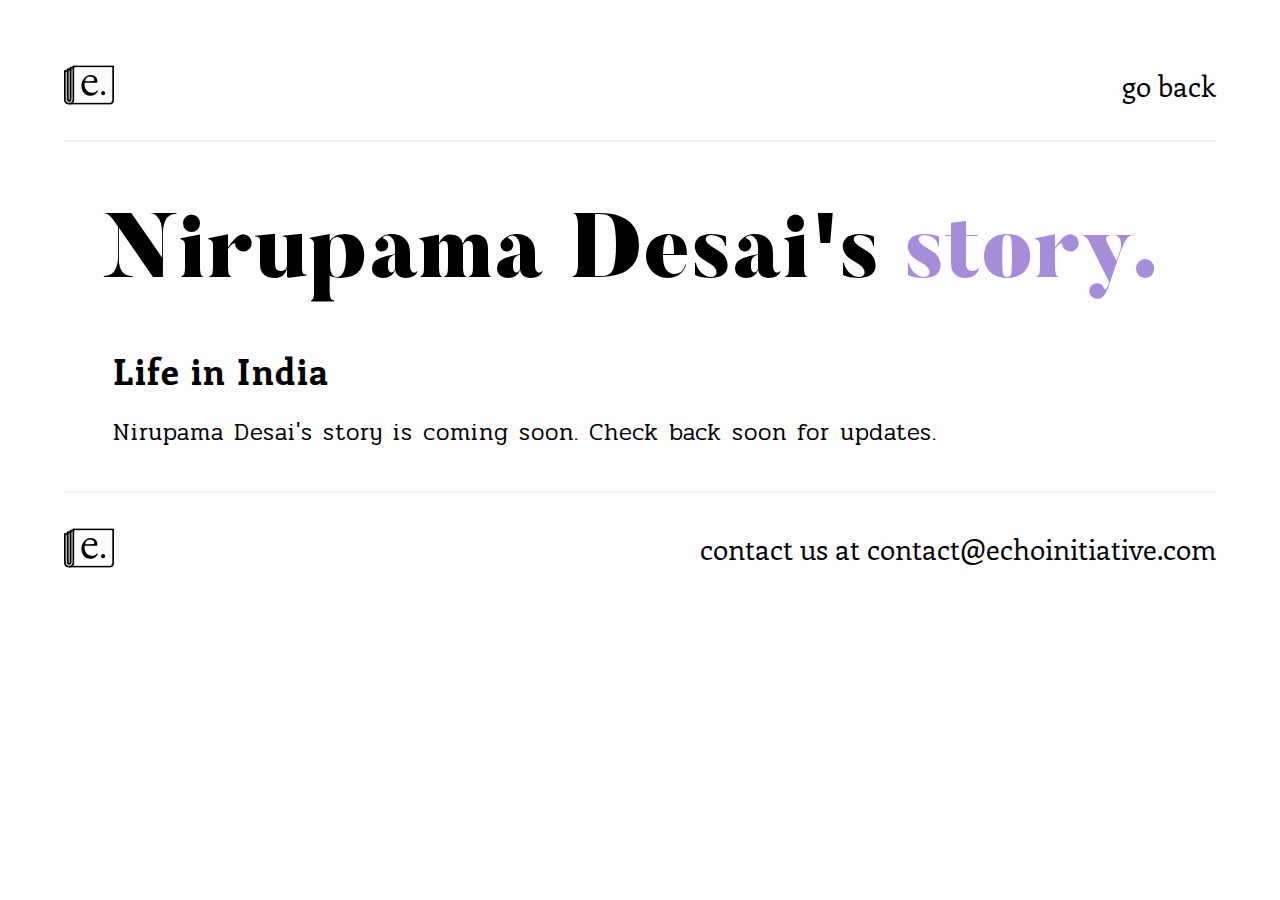
<file: stories/nirupama-desai.html>
<html>
    <head>
        <link rel="stylesheet" href="../globalstyle.css">
        <link rel="stylesheet" href="../story.css">
        <link rel="stylesheet" href="/Butler_Webfont/stylesheet.css">
        
        <link rel="preconnect" href="https://fonts.googleapis.com">
        <link rel="preconnect" href="https://fonts.gstatic.com" crossorigin>
        <link href="https://fonts.googleapis.com/css2?family=Enriqueta:wght@400;500;600;700&family=Pridi:wght@200;300;400;500;600;700&display=swap" rel="stylesheet">
        
    </head>
    <body>
        <div><header>
            <a href="index.html" class="logolink">
                <!--
                <svg version="1.0" encoding="UTF-8" standalone="no" width="50px" height="50px" viewBox="0 0 1898 1637" version="1.1" xmlns="http://www.w3.org/2000/svg" xmlns:xlink="http://www.w3.org/1999/xlink" xml:space="preserve" xmlns:serif="http://www.serif.com/" style="fill-rule:evenodd;clip-rule:evenodd;stroke-linejoin:round;stroke-miterlimit:2;">
    <g class="logo" transform="matrix(1.0261,0,0,1.0261,3.55271e-14,-210.131)">
        <g transform="matrix(2.10024,0,0,2.25657,-488.86,-1547.34)">
            <text class="c3" x="353.367px" y="1507.57px" style="font-family:'Butler-Black', 'Butler';font-weight:900;font-size:1552.26px;fill-opacity:0.33;">c</text>
        </g>
        <g transform="matrix(2.10024,0,0,2.25657,-688.86,-1547.34)">
            <text class="c2" x="353.367px" y="1507.57px" style="font-family:'Butler-Black', 'Butler';font-weight:900;font-size:1552.26px;fill-opacity:0.67;">c</text>
        </g>
        <g transform="matrix(2.10024,0,0,2.25657,-888.86,-1547.34)">
            <text class="c1" x="353.367px" y="1507.57px" style="font-family:'Butler-Black', 'Butler';font-weight:900;font-size:1552.26px;">c</text>
        </g>
    </g>
</svg>-->
                <svg viewBox="23.307 24.201 155.094 121.48" version="1.0" encoding="UTF-8" standalone="no" width="50px" height="50px" xmlns="http://www.w3.org/2000/svg">
  <defs>
    <clipPath id="id2">
      <path d="M 337.835938 273.550781 L 479.464844 273.550781 L 479.464844 395.03125 L 337.835938 395.03125 Z M 337.835938 273.550781 " clip-rule="nonzero"/>
    </clipPath>
    <clipPath id="id3">
      <path d="M 324.371094 273.550781 L 356.347656 273.550781 L 356.347656 395.03125 L 324.371094 395.03125 Z M 324.371094 273.550781 " clip-rule="nonzero"/>
    </clipPath>
  </defs>
  <g class="logo" clip-path="url(#id2)" transform="matrix(1, 0, 0, 1, -301.064087, -249.350113)">
    <path class="logo" d="M 464.921875 395.03125 L 340.316406 395.03125 C 338.976562 395.03125 337.890625 393.949219 337.890625 392.613281 C 337.890625 391.277344 338.976562 390.191406 340.316406 390.191406 L 464.921875 390.191406 C 470.265625 390.191406 474.617188 385.851562 474.617188 380.515625 L 474.617188 278.390625 L 353.832031 278.390625 C 352.496094 278.390625 351.410156 277.304688 351.410156 275.96875 C 351.410156 274.632812 352.496094 273.546875 353.832031 273.546875 L 477.039062 273.546875 C 478.378906 273.546875 479.464844 274.632812 479.464844 275.96875 L 479.464844 380.515625 C 479.464844 388.519531 472.941406 395.03125 464.921875 395.03125 " fill-opacity="1" fill-rule="evenodd"/>
  </g>
  <g class="logo" clip-path="url(#id3)" transform="matrix(1, 0, 0, 1, -301.064087, -249.350113)">
    <path class="logo" d="M 340.316406 395.03125 C 331.523438 395.03125 324.371094 387.890625 324.371094 379.113281 L 324.371094 290.730469 C 324.371094 289.394531 325.457031 288.3125 326.796875 288.3125 L 335.882812 288.3125 C 337.21875 288.3125 338.308594 289.394531 338.308594 290.730469 C 338.308594 292.066406 337.21875 293.152344 335.882812 293.152344 L 329.21875 293.152344 L 329.21875 379.113281 C 329.21875 385.222656 334.195312 390.191406 340.316406 390.191406 C 346.433594 390.191406 351.410156 385.222656 351.410156 379.113281 L 351.410156 275.96875 C 351.410156 274.632812 352.496094 273.546875 353.832031 273.546875 C 355.171875 273.546875 356.257812 274.632812 356.257812 275.96875 L 356.257812 379.113281 C 356.257812 387.890625 349.105469 395.03125 340.316406 395.03125 " fill-opacity="1" fill-rule="evenodd" stroke-width="3"/>
  </g>
  <path class="logo" d="M 34.819 132.181 C 33.483 132.181 32.398 131.099 32.398 129.763 L 32.398 36.4 C 32.398 35.064 33.483 33.978 34.819 33.978 L 43.683 33.978 C 45.019 33.978 46.105 35.064 46.105 36.4 C 46.105 37.736 45.019 38.822 43.683 38.822 L 37.245 38.822 L 37.245 129.763 C 37.245 131.099 36.155 132.181 34.819 132.181" fill-opacity="1" fill-rule="evenodd"/>
  <path class="logo" d="M 39.253 136.607 C 35.472 136.607 32.398 133.537 32.398 129.763 C 32.398 128.427 33.483 127.341 34.819 127.341 C 36.155 127.341 37.245 128.427 37.245 129.763 C 37.245 130.869 38.144 131.767 39.253 131.767 C 40.358 131.767 41.261 130.869 41.261 129.763 L 41.261 31.423 C 41.261 30.087 42.343 29.002 43.683 29.002 L 52.769 29.002 C 54.108 29.002 55.194 30.087 55.194 31.423 C 55.194 32.759 54.108 33.841 52.769 33.841 L 46.105 33.841 L 46.105 129.763 C 46.105 133.537 43.03 136.607 39.253 136.607" fill-opacity="1" fill-rule="evenodd"/>
  <g class="logo" fill-opacity="1" transform="matrix(1.44596, 0, 0, 1.44596, -485.206726, -405.106079)" style="">
    <g transform="translate(385.919205, 360.571499)">
      <g>
        <path d="M 22.15625 1.5625 C 18.34375 1.5625 15.015625 0.625 12.171875 -1.25 C 9.328125 -3.125 7.109375 -5.773438 5.515625 -9.203125 C 3.921875 -12.640625 3.125 -16.609375 3.125 -21.109375 C 3.125 -25.128906 4.039062 -28.785156 5.875 -32.078125 C 7.707031 -35.378906 10.148438 -38.035156 13.203125 -40.046875 C 16.253906 -42.054688 19.582031 -43.0625 23.1875 -43.0625 C 25.96875 -43.0625 28.429688 -42.503906 30.578125 -41.390625 C 32.722656 -40.285156 34.398438 -38.742188 35.609375 -36.765625 C 36.828125 -34.785156 37.4375 -32.515625 37.4375 -29.953125 C 37.4375 -27.804688 36.394531 -26.734375 34.3125 -26.734375 L 12.375 -26.734375 C 11.40625 -26.734375 10.726562 -26.472656 10.34375 -25.953125 C 9.96875 -25.429688 9.78125 -24.40625 9.78125 -22.875 C 9.78125 -19.550781 10.503906 -16.519531 11.953125 -13.78125 C 13.410156 -11.039062 15.351562 -8.851562 17.78125 -7.21875 C 20.207031 -5.59375 22.878906 -4.78125 25.796875 -4.78125 C 27.867188 -4.78125 29.753906 -5.175781 31.453125 -5.96875 C 33.160156 -6.769531 34.671875 -7.9375 35.984375 -9.46875 C 36.265625 -9.8125 36.472656 -10.035156 36.609375 -10.140625 C 36.742188 -10.242188 36.914062 -10.296875 37.125 -10.296875 C 37.675781 -10.296875 37.953125 -9.945312 37.953125 -9.25 C 37.953125 -7.9375 37.332031 -6.484375 36.09375 -4.890625 C 35.050781 -3.566406 33.800781 -2.421875 32.34375 -1.453125 C 30.882812 -0.484375 29.285156 0.257812 27.546875 0.78125 C 25.816406 1.300781 24.019531 1.5625 22.15625 1.5625 Z M 12.578125 -29.953125 L 22.046875 -29.953125 C 23.710938 -29.953125 25.132812 -29.984375 26.3125 -30.046875 C 27.488281 -30.117188 28.632812 -30.257812 29.75 -30.46875 C 30.09375 -30.539062 30.316406 -30.765625 30.421875 -31.140625 C 30.523438 -31.523438 30.578125 -32.066406 30.578125 -32.765625 C 30.578125 -34.773438 29.691406 -36.488281 27.921875 -37.90625 C 26.148438 -39.332031 24.050781 -40.046875 21.625 -40.046875 C 20.03125 -40.046875 18.4375 -39.578125 16.84375 -38.640625 C 15.25 -37.703125 13.929688 -36.539062 12.890625 -35.15625 C 11.859375 -33.769531 11.34375 -32.378906 11.34375 -30.984375 C 11.34375 -30.296875 11.753906 -29.953125 12.578125 -29.953125 Z M 12.578125 -29.953125 " stroke-width="0px"/>
      </g>
    </g>
  </g>
  <g fill-opacity="1" transform="matrix(1.44596, 0, 0, 1.44596, -485.206726, -405.106079)" class="logo">
    <g transform="translate(426.40589, 359.733165)">
      <g>
        <path d="M 9.203125 1.125 C 8.023438 1.125 6.992188 0.6875 6.109375 -0.1875 C 5.234375 -1.070312 4.796875 -2.101562 4.796875 -3.28125 C 4.796875 -4.507812 5.234375 -5.550781 6.109375 -6.40625 C 6.992188 -7.257812 8.023438 -7.6875 9.203125 -7.6875 C 10.429688 -7.6875 11.46875 -7.257812 12.3125 -6.40625 C 13.164062 -5.550781 13.59375 -4.507812 13.59375 -3.28125 C 13.59375 -2.101562 13.164062 -1.070312 12.3125 -0.1875 C 11.46875 0.6875 10.429688 1.125 9.203125 1.125 Z M 9.203125 1.125 " stroke-width="0px"/>
      </g>
    </g>
  </g>
</svg>
            </a>
            <div>
                <a class="link" href="javascript:history.back()">go back</a>
            </div>
        </header>
        <main>
            <h1 class="storytitle">Nirupama Desai's <b>story.</b></h1>
            <div class="info">
                <h2 class="subtitle">Life in India</h2>
                <p class="content">Nirupama Desai's story is coming soon. Check back soon for updates.</p>
                
            </div>
        </main></div>
        <footer>
            <!--
            <div style="display: flex; align-items: baseline;">
                <h1 class="logo-h1">e</h1>
                
                    <svg version="1.0" encoding="UTF-8" standalone="no" width="92" height="90" viewBox="0 0 1898 1637" version="1.1" xmlns="http://www.w3.org/2000/svg" xmlns:xlink="http://www.w3.org/1999/xlink" xml:space="preserve" xmlns:serif="http://www.serif.com/" style="fill-rule:evenodd;clip-rule:evenodd;stroke-linejoin:round;stroke-miterlimit:2;">
    <g class="logo" transform="matrix(1.0261,0,0,1.0261,3.55271e-14,-210.131)">
        <g transform="matrix(2.10024,0,0,2.25657,-488.86,-1547.34)">
            <text class="c3" x="353.367px" y="1507.57px" style="font-family:'Butler-Black', 'Butler';font-weight:900;font-size:1552.26px;fill-opacity:0.33;">c</text>
        </g>
        <g transform="matrix(2.10024,0,0,2.25657,-688.86,-1547.34)">
            <text class="c2" x="353.367px" y="1507.57px" style="font-family:'Butler-Black', 'Butler';font-weight:900;font-size:1552.26px;fill-opacity:0.67;">c</text>
        </g>
        <g transform="matrix(2.10024,0,0,2.25657,-888.86,-1547.34)">
            <text class="c1" x="353.367px" y="1507.57px" style="font-family:'Butler-Black', 'Butler';font-weight:900;font-size:1552.26px;">c</text>
        </g>
    </g>
</svg>
                <h1 class="logo-h1">ho</h1>
                
            </div>
         <h1>initiative</h1>
            -->
            <svg viewBox="23.307 24.201 155.094 121.48" version="1.0" encoding="UTF-8" standalone="no" width="50px" height="50px" xmlns="http://www.w3.org/2000/svg">
  <defs>
    <clipPath id="id2">
      <path d="M 337.835938 273.550781 L 479.464844 273.550781 L 479.464844 395.03125 L 337.835938 395.03125 Z M 337.835938 273.550781 " clip-rule="nonzero"/>
    </clipPath>
    <clipPath id="id3">
      <path d="M 324.371094 273.550781 L 356.347656 273.550781 L 356.347656 395.03125 L 324.371094 395.03125 Z M 324.371094 273.550781 " clip-rule="nonzero"/>
    </clipPath>
  </defs>
  <g class="logo" clip-path="url(#id2)" transform="matrix(1, 0, 0, 1, -301.064087, -249.350113)">
    <path class="logo" d="M 464.921875 395.03125 L 340.316406 395.03125 C 338.976562 395.03125 337.890625 393.949219 337.890625 392.613281 C 337.890625 391.277344 338.976562 390.191406 340.316406 390.191406 L 464.921875 390.191406 C 470.265625 390.191406 474.617188 385.851562 474.617188 380.515625 L 474.617188 278.390625 L 353.832031 278.390625 C 352.496094 278.390625 351.410156 277.304688 351.410156 275.96875 C 351.410156 274.632812 352.496094 273.546875 353.832031 273.546875 L 477.039062 273.546875 C 478.378906 273.546875 479.464844 274.632812 479.464844 275.96875 L 479.464844 380.515625 C 479.464844 388.519531 472.941406 395.03125 464.921875 395.03125 " fill-opacity="1" fill-rule="evenodd"/>
  </g>
  <g class="logo" clip-path="url(#id3)" transform="matrix(1, 0, 0, 1, -301.064087, -249.350113)">
    <path class="logo" d="M 340.316406 395.03125 C 331.523438 395.03125 324.371094 387.890625 324.371094 379.113281 L 324.371094 290.730469 C 324.371094 289.394531 325.457031 288.3125 326.796875 288.3125 L 335.882812 288.3125 C 337.21875 288.3125 338.308594 289.394531 338.308594 290.730469 C 338.308594 292.066406 337.21875 293.152344 335.882812 293.152344 L 329.21875 293.152344 L 329.21875 379.113281 C 329.21875 385.222656 334.195312 390.191406 340.316406 390.191406 C 346.433594 390.191406 351.410156 385.222656 351.410156 379.113281 L 351.410156 275.96875 C 351.410156 274.632812 352.496094 273.546875 353.832031 273.546875 C 355.171875 273.546875 356.257812 274.632812 356.257812 275.96875 L 356.257812 379.113281 C 356.257812 387.890625 349.105469 395.03125 340.316406 395.03125 " fill-opacity="1" fill-rule="evenodd" stroke-width="3"/>
  </g>
  <path class="logo" d="M 34.819 132.181 C 33.483 132.181 32.398 131.099 32.398 129.763 L 32.398 36.4 C 32.398 35.064 33.483 33.978 34.819 33.978 L 43.683 33.978 C 45.019 33.978 46.105 35.064 46.105 36.4 C 46.105 37.736 45.019 38.822 43.683 38.822 L 37.245 38.822 L 37.245 129.763 C 37.245 131.099 36.155 132.181 34.819 132.181" fill-opacity="1" fill-rule="evenodd"/>
  <path class="logo" d="M 39.253 136.607 C 35.472 136.607 32.398 133.537 32.398 129.763 C 32.398 128.427 33.483 127.341 34.819 127.341 C 36.155 127.341 37.245 128.427 37.245 129.763 C 37.245 130.869 38.144 131.767 39.253 131.767 C 40.358 131.767 41.261 130.869 41.261 129.763 L 41.261 31.423 C 41.261 30.087 42.343 29.002 43.683 29.002 L 52.769 29.002 C 54.108 29.002 55.194 30.087 55.194 31.423 C 55.194 32.759 54.108 33.841 52.769 33.841 L 46.105 33.841 L 46.105 129.763 C 46.105 133.537 43.03 136.607 39.253 136.607" fill-opacity="1" fill-rule="evenodd"/>
  <g class="logo" fill-opacity="1" transform="matrix(1.44596, 0, 0, 1.44596, -485.206726, -405.106079)" style="">
    <g transform="translate(385.919205, 360.571499)">
      <g>
        <path d="M 22.15625 1.5625 C 18.34375 1.5625 15.015625 0.625 12.171875 -1.25 C 9.328125 -3.125 7.109375 -5.773438 5.515625 -9.203125 C 3.921875 -12.640625 3.125 -16.609375 3.125 -21.109375 C 3.125 -25.128906 4.039062 -28.785156 5.875 -32.078125 C 7.707031 -35.378906 10.148438 -38.035156 13.203125 -40.046875 C 16.253906 -42.054688 19.582031 -43.0625 23.1875 -43.0625 C 25.96875 -43.0625 28.429688 -42.503906 30.578125 -41.390625 C 32.722656 -40.285156 34.398438 -38.742188 35.609375 -36.765625 C 36.828125 -34.785156 37.4375 -32.515625 37.4375 -29.953125 C 37.4375 -27.804688 36.394531 -26.734375 34.3125 -26.734375 L 12.375 -26.734375 C 11.40625 -26.734375 10.726562 -26.472656 10.34375 -25.953125 C 9.96875 -25.429688 9.78125 -24.40625 9.78125 -22.875 C 9.78125 -19.550781 10.503906 -16.519531 11.953125 -13.78125 C 13.410156 -11.039062 15.351562 -8.851562 17.78125 -7.21875 C 20.207031 -5.59375 22.878906 -4.78125 25.796875 -4.78125 C 27.867188 -4.78125 29.753906 -5.175781 31.453125 -5.96875 C 33.160156 -6.769531 34.671875 -7.9375 35.984375 -9.46875 C 36.265625 -9.8125 36.472656 -10.035156 36.609375 -10.140625 C 36.742188 -10.242188 36.914062 -10.296875 37.125 -10.296875 C 37.675781 -10.296875 37.953125 -9.945312 37.953125 -9.25 C 37.953125 -7.9375 37.332031 -6.484375 36.09375 -4.890625 C 35.050781 -3.566406 33.800781 -2.421875 32.34375 -1.453125 C 30.882812 -0.484375 29.285156 0.257812 27.546875 0.78125 C 25.816406 1.300781 24.019531 1.5625 22.15625 1.5625 Z M 12.578125 -29.953125 L 22.046875 -29.953125 C 23.710938 -29.953125 25.132812 -29.984375 26.3125 -30.046875 C 27.488281 -30.117188 28.632812 -30.257812 29.75 -30.46875 C 30.09375 -30.539062 30.316406 -30.765625 30.421875 -31.140625 C 30.523438 -31.523438 30.578125 -32.066406 30.578125 -32.765625 C 30.578125 -34.773438 29.691406 -36.488281 27.921875 -37.90625 C 26.148438 -39.332031 24.050781 -40.046875 21.625 -40.046875 C 20.03125 -40.046875 18.4375 -39.578125 16.84375 -38.640625 C 15.25 -37.703125 13.929688 -36.539062 12.890625 -35.15625 C 11.859375 -33.769531 11.34375 -32.378906 11.34375 -30.984375 C 11.34375 -30.296875 11.753906 -29.953125 12.578125 -29.953125 Z M 12.578125 -29.953125 " stroke-width="0px"/>
      </g>
    </g>
  </g>
  <g fill-opacity="1" transform="matrix(1.44596, 0, 0, 1.44596, -485.206726, -405.106079)" class="logo">
    <g transform="translate(426.40589, 359.733165)">
      <g>
        <path d="M 9.203125 1.125 C 8.023438 1.125 6.992188 0.6875 6.109375 -0.1875 C 5.234375 -1.070312 4.796875 -2.101562 4.796875 -3.28125 C 4.796875 -4.507812 5.234375 -5.550781 6.109375 -6.40625 C 6.992188 -7.257812 8.023438 -7.6875 9.203125 -7.6875 C 10.429688 -7.6875 11.46875 -7.257812 12.3125 -6.40625 C 13.164062 -5.550781 13.59375 -4.507812 13.59375 -3.28125 C 13.59375 -2.101562 13.164062 -1.070312 12.3125 -0.1875 C 11.46875 0.6875 10.429688 1.125 9.203125 1.125 Z M 9.203125 1.125 " stroke-width="0px"/>
      </g>
    </g>
  </g>
</svg>
            <a class="link" href="mailto:contact@echoinitiative.com">contact us at contact@echoinitiative.com</a>
        </footer>
    </body>
</html>
</file>
<file: globalstyle.css>
/*COLORS
background: white
outlining: black
midtones:
gray (E0E0E0)
darker purple (673AB7)
lighter purple ()
*/

/*layout*/
body {
    margin: 0px 0px 0px 0px;
    background-color: #fefeff;
}
.top {
    padding: 0;
    display: flex;
    flex-direction: column;
}
.hometop {
    padding: 0;
    display: flex;
    flex-direction: column;
    margin-bottom: 36px;
    background-image: url(images/kang-soon-ja-faded.jpeg);
    background-repeat: no-repeat;
    background-size: cover;
    background-attachment: fixed; 
    color: white; height: 100%;
}
.homelink {
    margin-left: 40px;
    font-size: 28px;
    text-decoration: none;
    font-family: 'Enriqueta';
    color: white;
    text-decoration: underline 0.15em rgba(0, 0, 0, 0);
    text-decoration-thickness: 2px;
    text-underline-offset: 3px;
    transition: text-decoration-color 300ms, color 300ms;
}
.homelink:hover {
    color: #a78dd8;
    text-decoration-color: #a78dd8;
}
header {
    border-width: 2px;
    /*border-top-style: solid;*/
    border-bottom-style: solid;
    border-color: #f0f0f0;
    padding: 0px 0px 30px 0px;
    margin: 60px 5% 60px 5%;
    display: flex;
    align-items: center;
    justify-content: space-between;
    
}
.homeheader {
    border-width: 2px;
    /*border-top-style: solid;*/
    /*border-bottom-style: solid;*/
    border-style: none;
    border-color: #f0f0f0;
    padding: 0px 0px 30px 0px;
    margin: 60px 5% 60px 5%;
    display: flex;
    align-items: center;
    justify-content: space-between;
    
}
main {
    margin: 0px 8% 0 8%;
}
.section1 {
    /*background-image: url(images/kang-soon-ja-faded.jpeg);
    background-repeat: no-repeat;
    background-size: cover;
    background-attachment: fixed;*/
    height: 100%;
    padding: 0px 5% 0 5%;
    display: flex;
}
.sotm-title {
    font-size: 70px;
    text-align: right;
    flex-direction: right;
    color: white;
}
.sotm {
    width: 70%;
    margin-top: 0;
    color: white;
}
.section2 {/*
    display: grid;
    grid-template-areas: 
        "left   center  center";*/
    display: flex;
    padding: 36px 0 36px 0;
}
.trisection {
    margin: 36px 0px 36px 0px;
}
.newsflashes {
    display:flex;
    overflow-x: auto;
}
.card {
    width: 600px;
    margin: 16px 36px 16px 0px;
    padding: 0px;
}
.cardimg {
    width: inherit;
    height: 400px;
    object-fit: cover;
    border-radius: 7px;
}
.section3 {/*
    display: grid;
    grid-template-areas: 
        "left   center  center";*/
    display: flex;
    flex-flow: row-reverse;
    padding: 36px 0 36px 0;
}
.left-bottom {
    padding-top: 400px;
}
.floatingcard {
    background-color: white;
    padding: 40px;
    width: auto;
    border-radius: 20px;
    color: black;
    align-items: center;
    text-align: left;
    max-width: 600px;
    align-self: flex-end;
    
    
    box-shadow: 28px 28px 50px #bebbbf;
    border-color: rgba(0, 0, 0, 0);
}
footer {
    border-width: 2px;
    border-top-style: solid;
    /*border-bottom-style: solid;*/
    border-color: #f0f0f0;
    padding-top: 30px;
    margin: 40px 5% 40px 5%;
    display: flex;
    align-items: center;
    justify-content: space-between;
}

/*main*/
#sidebar {
    width: 120%;
    padding-right: 100px;
}
#sidebar2 {
    width: 200%;
    padding-left: 100px;
    text-align: right;
    display: flex;
    flex-direction: column;
    justify-content: space-between;
}
#content {
}
.founder {
    width: 100%;
    height: 500;
    object-fit: cover;
    object-position: top;
    margin-bottom: 0px;
}

/*text styles*/
h1 {
    font-family: 'Butler';
    font-weight: 900;
    font-size: 60px;
    padding: 0;
    margin: 0;
}
h2 {
    font-size: 34px;
    font-weight: 300;
    font-style: normal;
    letter-spacing: 1.5px;
    font-family: 'Enriqueta';
    font-weight: 400;
}
p {
    font-family: 'Pridi';
    letter-spacing: 1px;
    font-size: 27px;
    font-weight: 300;
    margin: 0;
}
b {
    color: #a78dd8;
}
.link {
    margin-left: 40px;
    font-size: 28px;
    text-decoration: none;
    font-family: 'Enriqueta';
    color: black;
    text-decoration: underline 0.15em rgba(0, 0, 0, 0);
    text-decoration-thickness: 2px;
    text-underline-offset: 3px;
    transition: text-decoration-color 300ms, color 300ms;
}
.link:hover {
    color: #a78dd8;
    text-decoration-color: #a78dd8;
}
.link-active {
    color: #a78dd8;
    margin-left: 40px;
    font-size: 28px;
    font-family: 'Enriqueta';
    text-decoration-thickness: 2px;
    text-underline-offset: 3px;
    text-decoration-color: #a78dd8;
}

.logo {
    stroke: black;
    stroke-width: 1px;
    transition: 0.2s ease-out;
}
.logolink:hover {
    fill: #a78dd8;
    transition: 0.2s ease-in;
}
.logo-active {
    fill: white;
}

.logo-h1 {
    font-size: 175px;
}
.button {
    font-size: 32px;
    margin-top: 36px;
    text-decoration: none;
    color: black;
    font-family: butler;
    font-style: italic;
    font-weight: bolder;
    text-decoration: underline 0.15em rgba(0, 0, 0, 0);
    text-decoration-thickness: 3px;
    text-underline-offset: 5px;
    transition: text-decoration-color 300ms, color 300ms;
}
.button:hover {
    text-decoration-color: #a78dd8;
    color: #a78dd8;
}
.button2 {
    font-size: 32px;
    margin-top: 36px;
    text-decoration: none;
    color: white;
    font-family: butler;
    font-style: italic;
    font-weight: bolder;
    text-decoration: underline 0.15em rgba(0, 0, 0, 0);
    text-decoration-thickness: 3px;
    text-underline-offset: 5px;
    transition: text-decoration-color 300ms, color 300ms;
}
.button2:hover {
    text-decoration-color: #a78dd8;
    color: #a78dd8;
}
.subtitle {
    font-weight: bolder;
    font-size: 40px;
    margin: 15px 0px 0px 0px;
}
.sectiontitle {
    font-family: 'Butler';
    font-weight: 900;
    font-size: 100px;
    padding: 0;
    margin: 0;
    margin-bottom: 36px;
}

.divider {
    width: 81px;
    height: 7px;
    border-style: none;
    background-color: black;
    margin-left: 0;
    margin-top: 20px;
    margin-bottom: 20px;
}
.fulldivider {
    height: 3px;
    border-style: none;
    background-color: black;
    margin-top: 36px;
    margin-bottom: 36px;
}
.info {
    margin: 0 1% 0 1%;
}

@media only screen and (max-width: 1200px) {
  /* For tablets: */
    .section1 {
    }
    .sotm {
        font-size: 24px;
        margin-bottom: 10;
    }
    .sotm-title {
        padding-top: 36px;
        font-size: 40px;
    }
    .button {
        padding: 0;
        font-size: 24px;
    }
    .left-bottom {
        padding: 0;
    }
    body {
        overflow-x: hidden;
    }
    .section2 {
        display: block;
    }
    .section3 {
        display: block;
        width: 100%;
    }
    #sidebar2 {
        padding: 0;
        text-align: left;
        display: inline;
        flex-direction: column;
        justify-content: space-between;
    }
    .sectiontitle {
        font-size: 70px;
        width: auto;
    }
    footer {
        font-size: 16px;
    }
    .link {
        font-size: 20px;
    }
    .link-active {
        font-size: 20px;
    }
    .floatingcard {
        max-width: none;
    }
}
</file>
<file: about.css>
body {
    background-color: #fdfdff;
}
.storytitle {
    text-align: left;
    font-size: 90px;
    margin-bottom: 36px;
    padding: 0;
}
.members {
    display: flex;
    flex-wrap: wrap;
    justify-content: space-between;
    margin: 0 1% 0 1%;
}
.member {
    width: 45%;
    background-color: #fdfdff;
    display: flex;
    justify-content: space-between;
    align-items: center;
    padding: 20px;
    border-radius: 20px;
    transition: all 0.2s ease-in;
    margin-bottom: 100px;
    border-style: solid;
    border-color: #f0f0f0;
}
/*
.member:hover {
    box-shadow: 28px 28px 50px #bebbbf;
    border-color: rgba(0, 0, 0, 0);
}
*/
a {
    text-decoration: none;
    color: black;
}
.memberphoto {
    height: 300px;
    width: 300px;
    object-fit: cover;
    border-radius: 10px;
}
.memberdesc {
    width: 70%;
    margin-left: 20px;
}
.subtitle {
    font-size: 36px;
    margin: 0;
}
p {
    font-size: 24px;
    margin-bottom: 20px;
}
.content {
    margin-bottom: 16px;
}
.button {
    font-size: 24px;
}


@media only screen and (max-width: 1400px) {
    .member {
        width: 100%;
    }
    .members {
        flex-direction: row;
    }
}
</file>
<file: Butler_Webfont/stylesheet.css>
@font-face {
    font-family: 'Butler';
    src: url('Butler-UltraLight.woff2') format('woff2'),
        url('Butler-UltraLight.woff') format('woff');
    font-weight: 200;
    font-style: normal;
}

@font-face {
    font-family: 'Butler';
    src: url('Butler-Medium.woff2') format('woff2'),
        url('Butler-Medium.woff') format('woff');
    font-weight: 500;
    font-style: normal;
}

@font-face {
    font-family: 'Butler';
    src: url('Butler-Light.woff2') format('woff2'),
        url('Butler-Light.woff') format('woff');
    font-weight: 300;
    font-style: normal;
}

@font-face {
    font-family: 'Butler';
    src: url('Butler-Black.woff2') format('woff2'),
        url('Butler-Black.woff') format('woff');
    font-weight: 900;
    font-style: normal;
}

@font-face {
    font-family: 'Butler';
    src: url('Butler-Bold.woff2') format('woff2'),
        url('Butler-Bold.woff') format('woff');
    font-weight: bold;
    font-style: normal;
}

@font-face {
    font-family: 'Butler';
    src: url('Butler-ExtraBold.woff2') format('woff2'),
        url('Butler-ExtraBold.woff') format('woff');
    font-weight: 800;
    font-style: normal;
}

@font-face {
    font-family: 'Butler';
    src: url('Butler.woff2') format('woff2'),
        url('Butler.woff') format('woff');
    font-weight: normal;
    font-style: normal;
}
</file>
<file: story.css>
body {
    background-color: #fdfdff;
}
.storytitle {
    text-align: left;
    font-size: 90px;
    margin-bottom: 36px;
    padding: 0;
    margin-top: 0;
}
.stories {
    display: flex;
    flex-wrap: wrap;
    justify-content: space-between;
    margin: 0 1% 0 1%;
}
.story {
    width: 45%;
    background-color: #fdfdff;
    display: flex;
    justify-content: space-between;
    align-items: center;
    padding: 20px;
    border-radius: 20px;
    transition: all 0.2s ease-in;
    margin-bottom: 100px;
    border-style: solid;
    border-color: #f0f0f0;
}
.story:hover {
    /*
    box-shadow: 28px 28px 50px #bebbbf, -23px -23px 45px #ffffff;*/
    box-shadow: 28px 28px 50px #bebbbf;
    border-color: rgba(0, 0, 0, 0);
}
a {
    text-decoration: none;
    color: black;
}
.storyphoto {
    height: 300px;
    width: 300px;
    object-fit: cover;
    border-radius: 10px;
}
.storydesc {
    width: 70%;
    margin-left: 20px;
}
.subtitle {
    font-size: 36px;
    margin: 0;
    margin-top: 20px;
    margin-bottom: 20px;
}
p {
    font-size: 24px;
    margin-bottom: 20px;
}
.content {
    margin-bottom: 16px;
}
.button {
    font-size: 24px;
}


@media only screen and (max-width: 1400px) {
    .story {
        width: 100%;
        margin-top: 0;
        margin-bottom: 20px;
    }
    .stories {
        flex-direction: row;
    }
}
</file>
